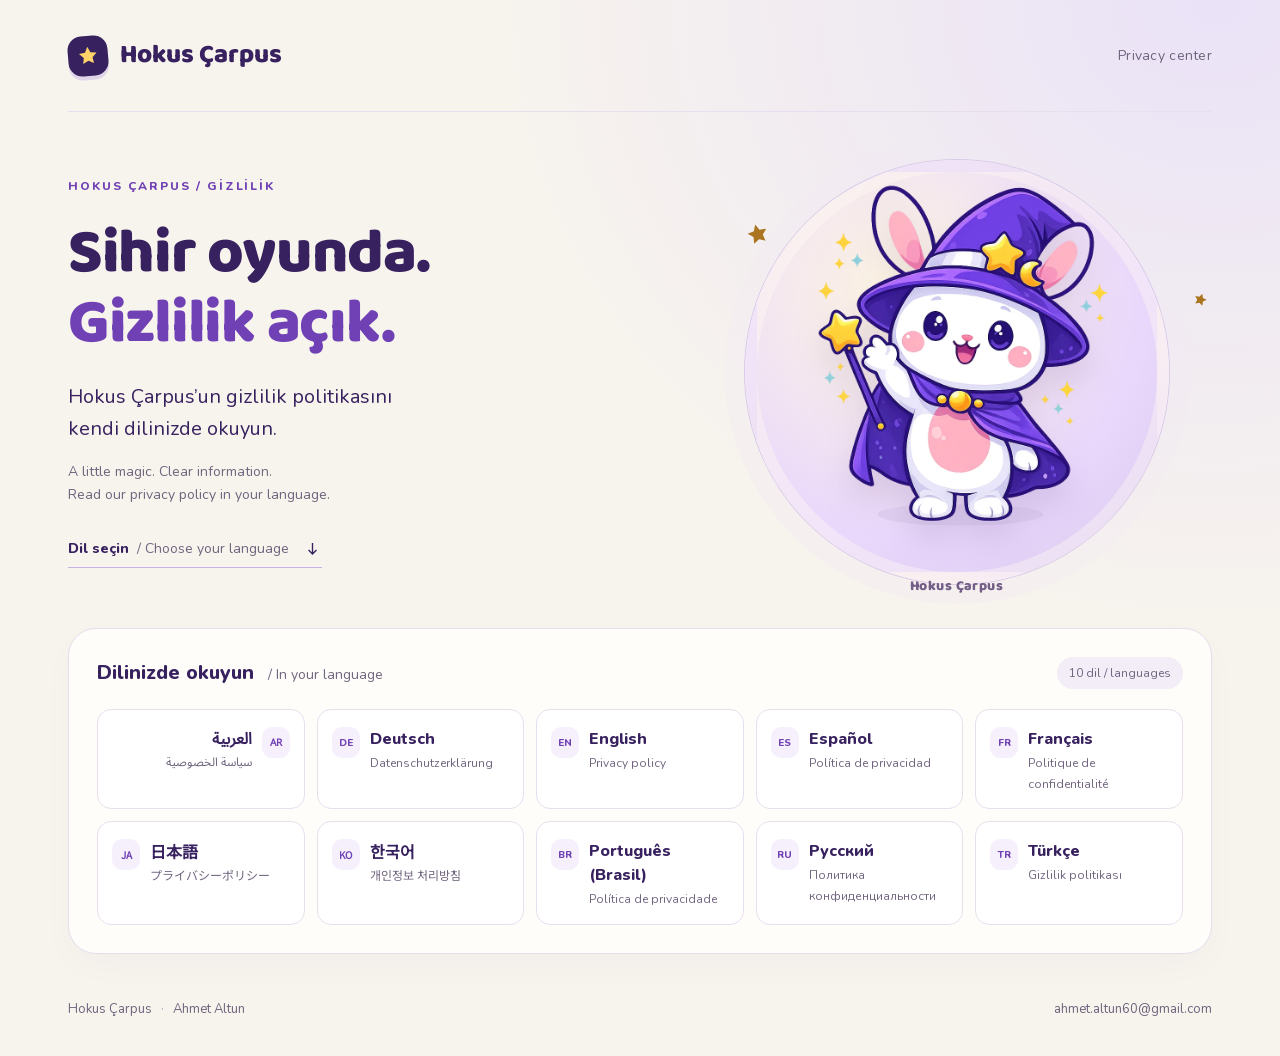
<file: index.html>
<!doctype html>
<html lang="tr" dir="ltr">
<head>
  <meta charset="utf-8">
  <meta name="viewport" content="width=device-width,initial-scale=1">
  <meta name="theme-color" content="#37215f">
  <title>Hokus Çarpus — Gizlilik / Privacy</title>
  <link rel="icon" href="assets/hokus.png" type="image/png">
  <link rel="stylesheet" href="assets/site.css">
</head>
<body>

<div class="site-shell">
  <header class="site-header"><a class="brand" href="index.html" lang="tr"><span class="brand-mark"><svg viewBox="0 0 24 24" fill="currentColor" aria-hidden="true"><path d="m12 2 2.9 6.1 6.7.9-4.8 4.7 1.1 6.6-5.9-3.1-5.9 3.1 1.1-6.6L2.4 9l6.7-.9Z"/></svg></span><span>Hokus Çarpus</span></a><span class="header-note" lang="en">Privacy center</span></header>
  <main id="main">
    <div class="hub-hero">
      <div class="hero-copy">
        <p class="eyebrow">HOKUS ÇARPUS / GİZLİLİK</p>
        <h1>Sihir oyunda.<br><span>Gizlilik açık.</span></h1>
        <p class="hero-description">Hokus Çarpus’un gizlilik politikasını<br class="desktop-break"> kendi dilinizde okuyun.</p>
        <p class="hero-translation" lang="en">A little magic. Clear information.<br>Read our privacy policy in your language.</p>
        <a class="hero-link" href="#languages">Dil seçin <span lang="en">/ Choose your language</span><svg viewBox="0 0 24 24" fill="none" stroke="currentColor" stroke-width="1.7" aria-hidden="true"><path d="M5 12h14m-5-5 5 5-5 5"/></svg></a>
      </div>
      <div class="hero-art" aria-hidden="true">
        <div class="magic-orbit"></div><span class="spark spark-one"><svg viewBox="0 0 24 24" fill="currentColor" aria-hidden="true"><path d="m12 2 2.9 6.1 6.7.9-4.8 4.7 1.1 6.6-5.9-3.1-5.9 3.1 1.1-6.6L2.4 9l6.7-.9Z"/></svg></span><span class="spark spark-two"><svg viewBox="0 0 24 24" fill="currentColor" aria-hidden="true"><path d="m12 2 2.9 6.1 6.7.9-4.8 4.7 1.1 6.6-5.9-3.1-5.9 3.1 1.1-6.6L2.4 9l6.7-.9Z"/></svg></span>
        <img src="assets/hokus.png" alt="" width="1024" height="1024" fetchpriority="high">
        <span class="art-caption">Hokus Çarpus</span>
      </div>
    </div>
    <div class="language-panel" id="languages">
      <div class="panel-heading"><h2>Dilinizde okuyun <span lang="en">/ In your language</span></h2><span class="language-count">10 dil <span lang="en">/ languages</span></span></div>
      <nav class="language-grid" aria-label="Gizlilik politikası dili / Privacy policy language">
    <a class="language-card" href="ar.html" lang="ar" dir="rtl">
      <span class="language-code" aria-hidden="true">AR</span>
      <span class="language-copy"><span class="language-name">العربية</span><span class="language-policy">سياسة الخصوصية</span></span>
      <span class="card-arrow"><svg viewBox="0 0 24 24" fill="none" stroke="currentColor" stroke-width="1.7" aria-hidden="true"><path d="M5 12h14m-5-5 5 5-5 5"/></svg></span>
    </a>
    <a class="language-card" href="de.html" lang="de" dir="ltr">
      <span class="language-code" aria-hidden="true">DE</span>
      <span class="language-copy"><span class="language-name">Deutsch</span><span class="language-policy">Datenschutzerklärung</span></span>
      <span class="card-arrow"><svg viewBox="0 0 24 24" fill="none" stroke="currentColor" stroke-width="1.7" aria-hidden="true"><path d="M5 12h14m-5-5 5 5-5 5"/></svg></span>
    </a>
    <a class="language-card" href="en.html" lang="en" dir="ltr">
      <span class="language-code" aria-hidden="true">EN</span>
      <span class="language-copy"><span class="language-name">English</span><span class="language-policy">Privacy policy</span></span>
      <span class="card-arrow"><svg viewBox="0 0 24 24" fill="none" stroke="currentColor" stroke-width="1.7" aria-hidden="true"><path d="M5 12h14m-5-5 5 5-5 5"/></svg></span>
    </a>
    <a class="language-card" href="es.html" lang="es" dir="ltr">
      <span class="language-code" aria-hidden="true">ES</span>
      <span class="language-copy"><span class="language-name">Español</span><span class="language-policy">Política de privacidad</span></span>
      <span class="card-arrow"><svg viewBox="0 0 24 24" fill="none" stroke="currentColor" stroke-width="1.7" aria-hidden="true"><path d="M5 12h14m-5-5 5 5-5 5"/></svg></span>
    </a>
    <a class="language-card" href="fr.html" lang="fr" dir="ltr">
      <span class="language-code" aria-hidden="true">FR</span>
      <span class="language-copy"><span class="language-name">Français</span><span class="language-policy">Politique de confidentialité</span></span>
      <span class="card-arrow"><svg viewBox="0 0 24 24" fill="none" stroke="currentColor" stroke-width="1.7" aria-hidden="true"><path d="M5 12h14m-5-5 5 5-5 5"/></svg></span>
    </a>
    <a class="language-card" href="ja.html" lang="ja" dir="ltr">
      <span class="language-code" aria-hidden="true">JA</span>
      <span class="language-copy"><span class="language-name">日本語</span><span class="language-policy">プライバシーポリシー</span></span>
      <span class="card-arrow"><svg viewBox="0 0 24 24" fill="none" stroke="currentColor" stroke-width="1.7" aria-hidden="true"><path d="M5 12h14m-5-5 5 5-5 5"/></svg></span>
    </a>
    <a class="language-card" href="ko.html" lang="ko" dir="ltr">
      <span class="language-code" aria-hidden="true">KO</span>
      <span class="language-copy"><span class="language-name">한국어</span><span class="language-policy">개인정보 처리방침</span></span>
      <span class="card-arrow"><svg viewBox="0 0 24 24" fill="none" stroke="currentColor" stroke-width="1.7" aria-hidden="true"><path d="M5 12h14m-5-5 5 5-5 5"/></svg></span>
    </a>
    <a class="language-card" href="pt.html" lang="pt" dir="ltr">
      <span class="language-code" aria-hidden="true">BR</span>
      <span class="language-copy"><span class="language-name">Português (Brasil)</span><span class="language-policy">Política de privacidade</span></span>
      <span class="card-arrow"><svg viewBox="0 0 24 24" fill="none" stroke="currentColor" stroke-width="1.7" aria-hidden="true"><path d="M5 12h14m-5-5 5 5-5 5"/></svg></span>
    </a>
    <a class="language-card" href="ru.html" lang="ru" dir="ltr">
      <span class="language-code" aria-hidden="true">RU</span>
      <span class="language-copy"><span class="language-name">Русский</span><span class="language-policy">Политика конфиденциальности</span></span>
      <span class="card-arrow"><svg viewBox="0 0 24 24" fill="none" stroke="currentColor" stroke-width="1.7" aria-hidden="true"><path d="M5 12h14m-5-5 5 5-5 5"/></svg></span>
    </a>
    <a class="language-card" href="tr.html" lang="tr" dir="ltr">
      <span class="language-code" aria-hidden="true">TR</span>
      <span class="language-copy"><span class="language-name">Türkçe</span><span class="language-policy">Gizlilik politikası</span></span>
      <span class="card-arrow"><svg viewBox="0 0 24 24" fill="none" stroke="currentColor" stroke-width="1.7" aria-hidden="true"><path d="M5 12h14m-5-5 5 5-5 5"/></svg></span>
    </a>
      </nav>
    </div>
  </main>
  <footer class="site-footer">
  <span class="footer-brand">Hokus Çarpus <span>·</span> Ahmet Altun</span>
  <a href="mailto:ahmet.altun60@gmail.com" dir="ltr">ahmet.altun60@gmail.com</a>
</footer>
</div>
</body>
</html>
</file>
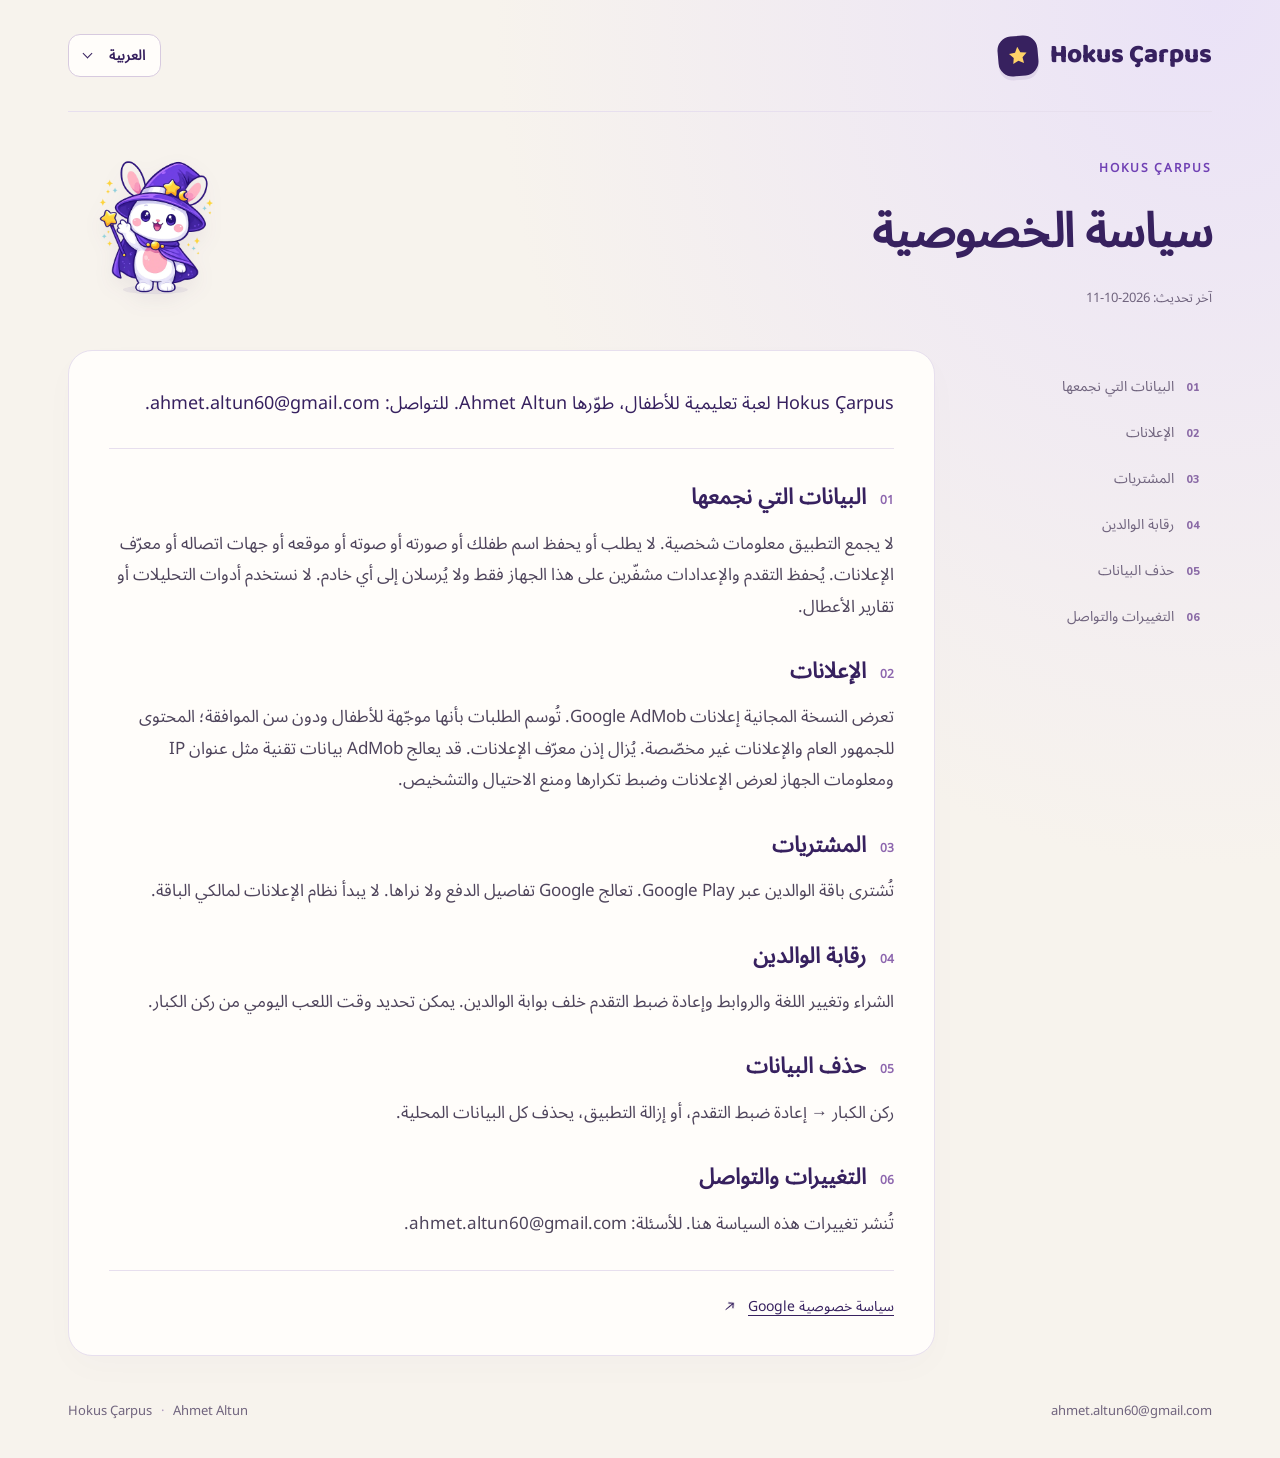
<file: ar.html>
<!doctype html>
<html lang="ar" dir="rtl">
<head>
  <meta charset="utf-8">
  <meta name="viewport" content="width=device-width,initial-scale=1">
  <meta name="theme-color" content="#37215f">
  <title>Hokus Çarpus — سياسة الخصوصية</title>
  <link rel="icon" href="assets/hokus.png" type="image/png">
  <link rel="stylesheet" href="assets/site.css">
</head>
<body>

<div class="site-shell policy-shell">
  <header class="site-header"><a class="brand" href="index.html" lang="tr"><span class="brand-mark"><svg viewBox="0 0 24 24" fill="currentColor" aria-hidden="true"><path d="m12 2 2.9 6.1 6.7.9-4.8 4.7 1.1 6.6-5.9-3.1-5.9 3.1 1.1-6.6L2.4 9l6.7-.9Z"/></svg></span><span>Hokus Çarpus</span></a>
    <details class="language-picker"><summary><span lang="ar">العربية</span><span class="picker-chevron" aria-hidden="true"></span></summary>
      <nav aria-label="سياسة الخصوصية"><a href="ar.html" lang="ar" dir="rtl" aria-current="page">العربية</a>
<a href="de.html" lang="de" dir="ltr">Deutsch</a>
<a href="en.html" lang="en" dir="ltr">English</a>
<a href="es.html" lang="es" dir="ltr">Español</a>
<a href="fr.html" lang="fr" dir="ltr">Français</a>
<a href="ja.html" lang="ja" dir="ltr">日本語</a>
<a href="ko.html" lang="ko" dir="ltr">한국어</a>
<a href="pt.html" lang="pt" dir="ltr">Português (Brasil)</a>
<a href="ru.html" lang="ru" dir="ltr">Русский</a>
<a href="tr.html" lang="tr" dir="ltr">Türkçe</a></nav>
    </details>
  </header>
  <main id="main">
    <div class="policy-hero">
      <div><p class="eyebrow">HOKUS ÇARPUS</p><h1>سياسة الخصوصية</h1><p class="updated">آخر تحديث: 2026-10-11</p></div>
      <img src="assets/hokus.png" alt="" width="1024" height="1024" aria-hidden="true">
    </div>
    <div class="policy-layout">
      <aside class="policy-sidebar"><nav aria-label="سياسة الخصوصية"><a href="#topic-1"><span aria-hidden="true">01</span>البيانات التي نجمعها</a>
<a href="#topic-2"><span aria-hidden="true">02</span>الإعلانات</a>
<a href="#topic-3"><span aria-hidden="true">03</span>المشتريات</a>
<a href="#topic-4"><span aria-hidden="true">04</span>رقابة الوالدين</a>
<a href="#topic-5"><span aria-hidden="true">05</span>حذف البيانات</a>
<a href="#topic-6"><span aria-hidden="true">06</span>التغييرات والتواصل</a></nav></aside>
      <article class="policy-paper" aria-label="سياسة الخصوصية">
        <p class="policy-intro">Hokus Çarpus لعبة تعليمية للأطفال، طوّرها Ahmet Altun. للتواصل: ahmet.altun60@gmail.com.</p>
        <section>
  <h2 id="topic-1"><span class="section-number" aria-hidden="true">01</span>البيانات التي نجمعها</h2>
  <p>لا يجمع التطبيق معلومات شخصية. لا يطلب أو يحفظ اسم طفلك أو صورته أو صوته أو موقعه أو جهات اتصاله أو معرّف الإعلانات. يُحفظ التقدم والإعدادات مشفّرين على هذا الجهاز فقط ولا يُرسلان إلى أي خادم. لا نستخدم أدوات التحليلات أو تقارير الأعطال.</p>
</section>
<section>
  <h2 id="topic-2"><span class="section-number" aria-hidden="true">02</span>الإعلانات</h2>
  <p>تعرض النسخة المجانية إعلانات Google AdMob. تُوسم الطلبات بأنها موجّهة للأطفال ودون سن الموافقة؛ المحتوى للجمهور العام والإعلانات غير مخصّصة. يُزال إذن معرّف الإعلانات. قد يعالج AdMob بيانات تقنية مثل عنوان IP ومعلومات الجهاز لعرض الإعلانات وضبط تكرارها ومنع الاحتيال والتشخيص.</p>
</section>
<section>
  <h2 id="topic-3"><span class="section-number" aria-hidden="true">03</span>المشتريات</h2>
  <p>تُشترى باقة الوالدين عبر Google Play. تعالج Google تفاصيل الدفع ولا نراها. لا يبدأ نظام الإعلانات لمالكي الباقة.</p>
</section>
<section>
  <h2 id="topic-4"><span class="section-number" aria-hidden="true">04</span>رقابة الوالدين</h2>
  <p>الشراء وتغيير اللغة والروابط وإعادة ضبط التقدم خلف بوابة الوالدين. يمكن تحديد وقت اللعب اليومي من ركن الكبار.</p>
</section>
<section>
  <h2 id="topic-5"><span class="section-number" aria-hidden="true">05</span>حذف البيانات</h2>
  <p>ركن الكبار → إعادة ضبط التقدم، أو إزالة التطبيق، يحذف كل البيانات المحلية.</p>
</section>
<section>
  <h2 id="topic-6"><span class="section-number" aria-hidden="true">06</span>التغييرات والتواصل</h2>
  <p>تُنشر تغييرات هذه السياسة هنا. للأسئلة: ahmet.altun60@gmail.com.</p>
</section>
        <div class="google-link"><a href="https://policies.google.com/privacy">سياسة خصوصية Google<svg viewBox="0 0 24 24" fill="none" stroke="currentColor" stroke-width="1.7" aria-hidden="true"><path d="M5 12h14m-5-5 5 5-5 5"/></svg></a></div>
      </article>
    </div>
  </main>
  <footer class="site-footer">
  <span class="footer-brand">Hokus Çarpus <span>·</span> Ahmet Altun</span>
  <a href="mailto:ahmet.altun60@gmail.com" dir="ltr">ahmet.altun60@gmail.com</a>
</footer>
</div>
</body>
</html>
</file>
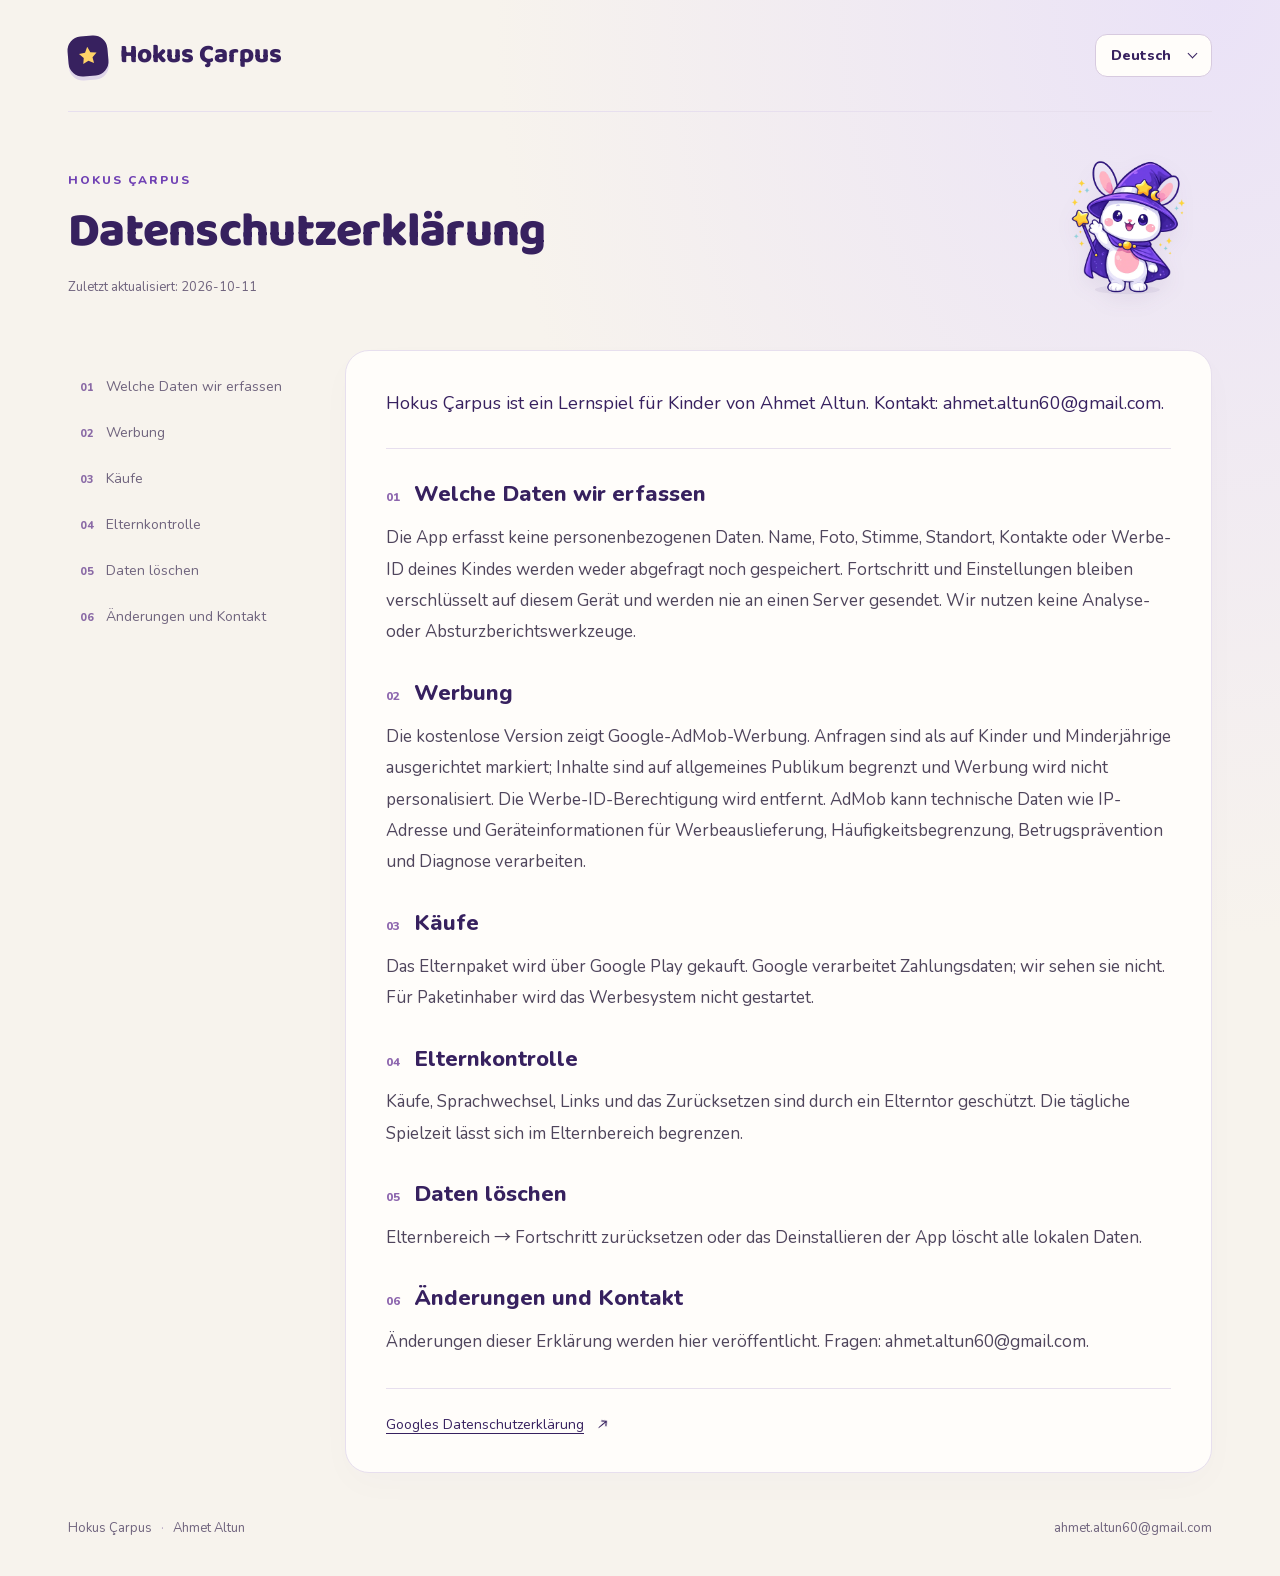
<file: de.html>
<!doctype html>
<html lang="de" dir="ltr">
<head>
  <meta charset="utf-8">
  <meta name="viewport" content="width=device-width,initial-scale=1">
  <meta name="theme-color" content="#37215f">
  <title>Hokus Çarpus — Datenschutzerklärung</title>
  <link rel="icon" href="assets/hokus.png" type="image/png">
  <link rel="stylesheet" href="assets/site.css">
</head>
<body>

<div class="site-shell policy-shell">
  <header class="site-header"><a class="brand" href="index.html" lang="tr"><span class="brand-mark"><svg viewBox="0 0 24 24" fill="currentColor" aria-hidden="true"><path d="m12 2 2.9 6.1 6.7.9-4.8 4.7 1.1 6.6-5.9-3.1-5.9 3.1 1.1-6.6L2.4 9l6.7-.9Z"/></svg></span><span>Hokus Çarpus</span></a>
    <details class="language-picker"><summary><span lang="de">Deutsch</span><span class="picker-chevron" aria-hidden="true"></span></summary>
      <nav aria-label="Datenschutzerklärung"><a href="ar.html" lang="ar" dir="rtl">العربية</a>
<a href="de.html" lang="de" dir="ltr" aria-current="page">Deutsch</a>
<a href="en.html" lang="en" dir="ltr">English</a>
<a href="es.html" lang="es" dir="ltr">Español</a>
<a href="fr.html" lang="fr" dir="ltr">Français</a>
<a href="ja.html" lang="ja" dir="ltr">日本語</a>
<a href="ko.html" lang="ko" dir="ltr">한국어</a>
<a href="pt.html" lang="pt" dir="ltr">Português (Brasil)</a>
<a href="ru.html" lang="ru" dir="ltr">Русский</a>
<a href="tr.html" lang="tr" dir="ltr">Türkçe</a></nav>
    </details>
  </header>
  <main id="main">
    <div class="policy-hero">
      <div><p class="eyebrow">HOKUS ÇARPUS</p><h1>Datenschutzerklärung</h1><p class="updated">Zuletzt aktualisiert: 2026-10-11</p></div>
      <img src="assets/hokus.png" alt="" width="1024" height="1024" aria-hidden="true">
    </div>
    <div class="policy-layout">
      <aside class="policy-sidebar"><nav aria-label="Datenschutzerklärung"><a href="#topic-1"><span aria-hidden="true">01</span>Welche Daten wir erfassen</a>
<a href="#topic-2"><span aria-hidden="true">02</span>Werbung</a>
<a href="#topic-3"><span aria-hidden="true">03</span>Käufe</a>
<a href="#topic-4"><span aria-hidden="true">04</span>Elternkontrolle</a>
<a href="#topic-5"><span aria-hidden="true">05</span>Daten löschen</a>
<a href="#topic-6"><span aria-hidden="true">06</span>Änderungen und Kontakt</a></nav></aside>
      <article class="policy-paper" aria-label="Datenschutzerklärung">
        <p class="policy-intro">Hokus Çarpus ist ein Lernspiel für Kinder von Ahmet Altun. Kontakt: ahmet.altun60@gmail.com.</p>
        <section>
  <h2 id="topic-1"><span class="section-number" aria-hidden="true">01</span>Welche Daten wir erfassen</h2>
  <p>Die App erfasst keine personenbezogenen Daten. Name, Foto, Stimme, Standort, Kontakte oder Werbe-ID deines Kindes werden weder abgefragt noch gespeichert. Fortschritt und Einstellungen bleiben verschlüsselt auf diesem Gerät und werden nie an einen Server gesendet. Wir nutzen keine Analyse- oder Absturzberichtswerkzeuge.</p>
</section>
<section>
  <h2 id="topic-2"><span class="section-number" aria-hidden="true">02</span>Werbung</h2>
  <p>Die kostenlose Version zeigt Google-AdMob-Werbung. Anfragen sind als auf Kinder und Minderjährige ausgerichtet markiert; Inhalte sind auf allgemeines Publikum begrenzt und Werbung wird nicht personalisiert. Die Werbe-ID-Berechtigung wird entfernt. AdMob kann technische Daten wie IP-Adresse und Geräteinformationen für Werbeauslieferung, Häufigkeitsbegrenzung, Betrugsprävention und Diagnose verarbeiten.</p>
</section>
<section>
  <h2 id="topic-3"><span class="section-number" aria-hidden="true">03</span>Käufe</h2>
  <p>Das Elternpaket wird über Google Play gekauft. Google verarbeitet Zahlungsdaten; wir sehen sie nicht. Für Paketinhaber wird das Werbesystem nicht gestartet.</p>
</section>
<section>
  <h2 id="topic-4"><span class="section-number" aria-hidden="true">04</span>Elternkontrolle</h2>
  <p>Käufe, Sprachwechsel, Links und das Zurücksetzen sind durch ein Elterntor geschützt. Die tägliche Spielzeit lässt sich im Elternbereich begrenzen.</p>
</section>
<section>
  <h2 id="topic-5"><span class="section-number" aria-hidden="true">05</span>Daten löschen</h2>
  <p>Elternbereich → Fortschritt zurücksetzen oder das Deinstallieren der App löscht alle lokalen Daten.</p>
</section>
<section>
  <h2 id="topic-6"><span class="section-number" aria-hidden="true">06</span>Änderungen und Kontakt</h2>
  <p>Änderungen dieser Erklärung werden hier veröffentlicht. Fragen: ahmet.altun60@gmail.com.</p>
</section>
        <div class="google-link"><a href="https://policies.google.com/privacy">Googles Datenschutzerklärung<svg viewBox="0 0 24 24" fill="none" stroke="currentColor" stroke-width="1.7" aria-hidden="true"><path d="M5 12h14m-5-5 5 5-5 5"/></svg></a></div>
      </article>
    </div>
  </main>
  <footer class="site-footer">
  <span class="footer-brand">Hokus Çarpus <span>·</span> Ahmet Altun</span>
  <a href="mailto:ahmet.altun60@gmail.com" dir="ltr">ahmet.altun60@gmail.com</a>
</footer>
</div>
</body>
</html>
</file>
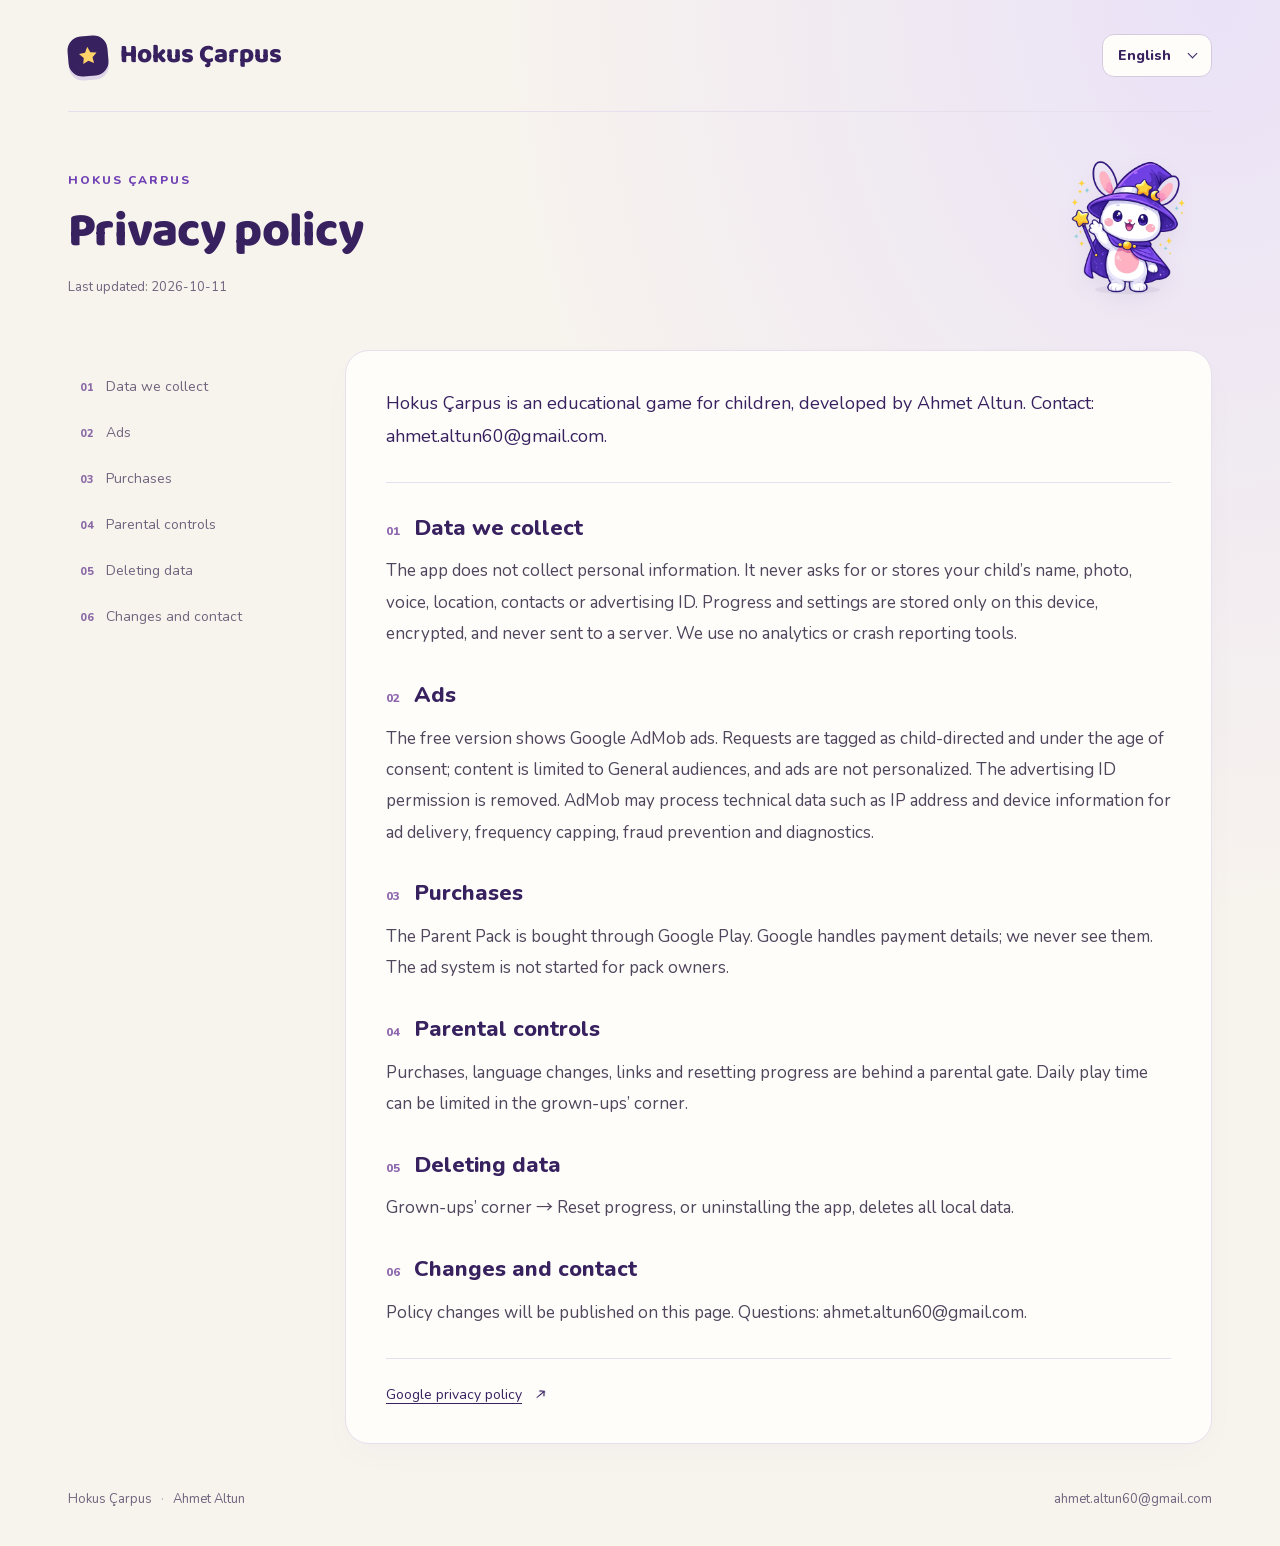
<file: en.html>
<!doctype html>
<html lang="en" dir="ltr">
<head>
  <meta charset="utf-8">
  <meta name="viewport" content="width=device-width,initial-scale=1">
  <meta name="theme-color" content="#37215f">
  <title>Hokus Çarpus — Privacy policy</title>
  <link rel="icon" href="assets/hokus.png" type="image/png">
  <link rel="stylesheet" href="assets/site.css">
</head>
<body>

<div class="site-shell policy-shell">
  <header class="site-header"><a class="brand" href="index.html" lang="tr"><span class="brand-mark"><svg viewBox="0 0 24 24" fill="currentColor" aria-hidden="true"><path d="m12 2 2.9 6.1 6.7.9-4.8 4.7 1.1 6.6-5.9-3.1-5.9 3.1 1.1-6.6L2.4 9l6.7-.9Z"/></svg></span><span>Hokus Çarpus</span></a>
    <details class="language-picker"><summary><span lang="en">English</span><span class="picker-chevron" aria-hidden="true"></span></summary>
      <nav aria-label="Privacy policy"><a href="ar.html" lang="ar" dir="rtl">العربية</a>
<a href="de.html" lang="de" dir="ltr">Deutsch</a>
<a href="en.html" lang="en" dir="ltr" aria-current="page">English</a>
<a href="es.html" lang="es" dir="ltr">Español</a>
<a href="fr.html" lang="fr" dir="ltr">Français</a>
<a href="ja.html" lang="ja" dir="ltr">日本語</a>
<a href="ko.html" lang="ko" dir="ltr">한국어</a>
<a href="pt.html" lang="pt" dir="ltr">Português (Brasil)</a>
<a href="ru.html" lang="ru" dir="ltr">Русский</a>
<a href="tr.html" lang="tr" dir="ltr">Türkçe</a></nav>
    </details>
  </header>
  <main id="main">
    <div class="policy-hero">
      <div><p class="eyebrow">HOKUS ÇARPUS</p><h1>Privacy policy</h1><p class="updated">Last updated: 2026-10-11</p></div>
      <img src="assets/hokus.png" alt="" width="1024" height="1024" aria-hidden="true">
    </div>
    <div class="policy-layout">
      <aside class="policy-sidebar"><nav aria-label="Privacy policy"><a href="#topic-1"><span aria-hidden="true">01</span>Data we collect</a>
<a href="#topic-2"><span aria-hidden="true">02</span>Ads</a>
<a href="#topic-3"><span aria-hidden="true">03</span>Purchases</a>
<a href="#topic-4"><span aria-hidden="true">04</span>Parental controls</a>
<a href="#topic-5"><span aria-hidden="true">05</span>Deleting data</a>
<a href="#topic-6"><span aria-hidden="true">06</span>Changes and contact</a></nav></aside>
      <article class="policy-paper" aria-label="Privacy policy">
        <p class="policy-intro">Hokus Çarpus is an educational game for children, developed by Ahmet Altun. Contact: ahmet.altun60@gmail.com.</p>
        <section>
  <h2 id="topic-1"><span class="section-number" aria-hidden="true">01</span>Data we collect</h2>
  <p>The app does not collect personal information. It never asks for or stores your child’s name, photo, voice, location, contacts or advertising ID. Progress and settings are stored only on this device, encrypted, and never sent to a server. We use no analytics or crash reporting tools.</p>
</section>
<section>
  <h2 id="topic-2"><span class="section-number" aria-hidden="true">02</span>Ads</h2>
  <p>The free version shows Google AdMob ads. Requests are tagged as child-directed and under the age of consent; content is limited to General audiences, and ads are not personalized. The advertising ID permission is removed. AdMob may process technical data such as IP address and device information for ad delivery, frequency capping, fraud prevention and diagnostics.</p>
</section>
<section>
  <h2 id="topic-3"><span class="section-number" aria-hidden="true">03</span>Purchases</h2>
  <p>The Parent Pack is bought through Google Play. Google handles payment details; we never see them. The ad system is not started for pack owners.</p>
</section>
<section>
  <h2 id="topic-4"><span class="section-number" aria-hidden="true">04</span>Parental controls</h2>
  <p>Purchases, language changes, links and resetting progress are behind a parental gate. Daily play time can be limited in the grown-ups’ corner.</p>
</section>
<section>
  <h2 id="topic-5"><span class="section-number" aria-hidden="true">05</span>Deleting data</h2>
  <p>Grown-ups’ corner → Reset progress, or uninstalling the app, deletes all local data.</p>
</section>
<section>
  <h2 id="topic-6"><span class="section-number" aria-hidden="true">06</span>Changes and contact</h2>
  <p>Policy changes will be published on this page. Questions: ahmet.altun60@gmail.com.</p>
</section>
        <div class="google-link"><a href="https://policies.google.com/privacy">Google privacy policy<svg viewBox="0 0 24 24" fill="none" stroke="currentColor" stroke-width="1.7" aria-hidden="true"><path d="M5 12h14m-5-5 5 5-5 5"/></svg></a></div>
      </article>
    </div>
  </main>
  <footer class="site-footer">
  <span class="footer-brand">Hokus Çarpus <span>·</span> Ahmet Altun</span>
  <a href="mailto:ahmet.altun60@gmail.com" dir="ltr">ahmet.altun60@gmail.com</a>
</footer>
</div>
</body>
</html>
</file>
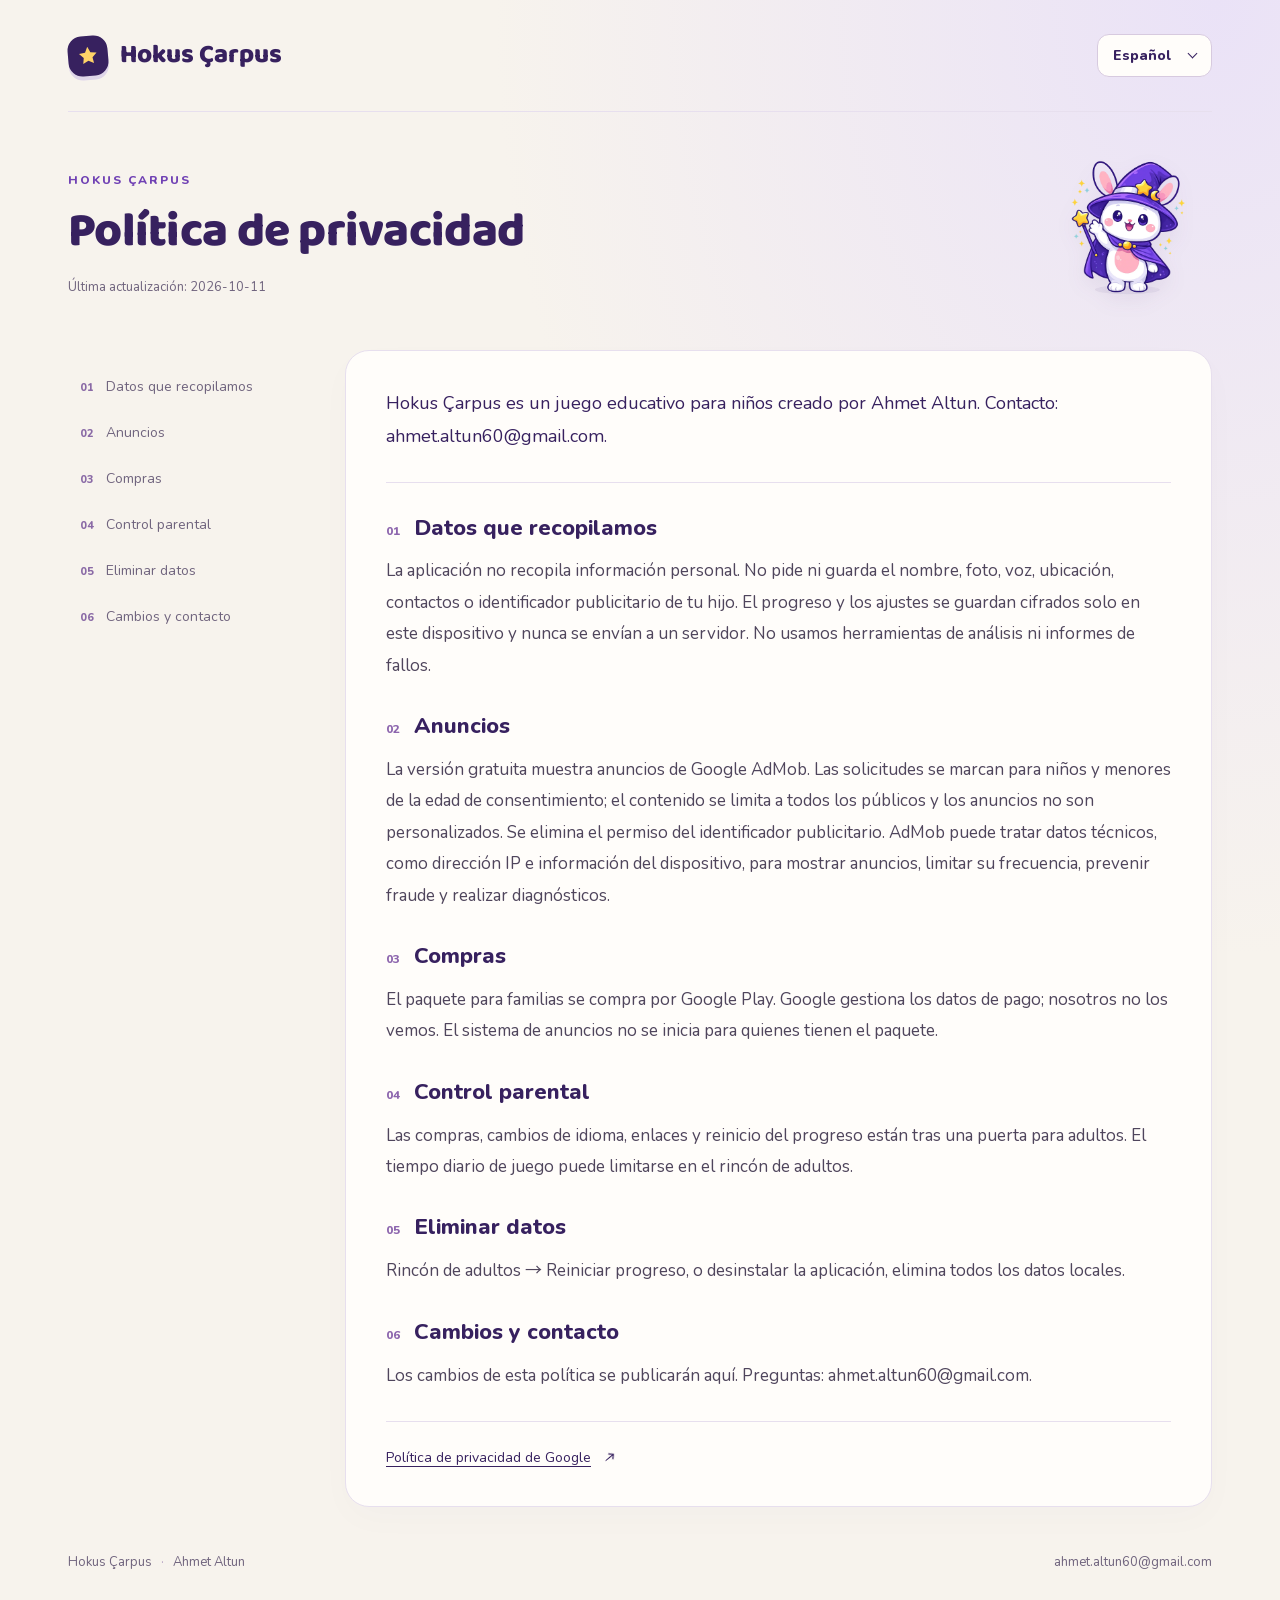
<file: es.html>
<!doctype html>
<html lang="es" dir="ltr">
<head>
  <meta charset="utf-8">
  <meta name="viewport" content="width=device-width,initial-scale=1">
  <meta name="theme-color" content="#37215f">
  <title>Hokus Çarpus — Política de privacidad</title>
  <link rel="icon" href="assets/hokus.png" type="image/png">
  <link rel="stylesheet" href="assets/site.css">
</head>
<body>

<div class="site-shell policy-shell">
  <header class="site-header"><a class="brand" href="index.html" lang="tr"><span class="brand-mark"><svg viewBox="0 0 24 24" fill="currentColor" aria-hidden="true"><path d="m12 2 2.9 6.1 6.7.9-4.8 4.7 1.1 6.6-5.9-3.1-5.9 3.1 1.1-6.6L2.4 9l6.7-.9Z"/></svg></span><span>Hokus Çarpus</span></a>
    <details class="language-picker"><summary><span lang="es">Español</span><span class="picker-chevron" aria-hidden="true"></span></summary>
      <nav aria-label="Política de privacidad"><a href="ar.html" lang="ar" dir="rtl">العربية</a>
<a href="de.html" lang="de" dir="ltr">Deutsch</a>
<a href="en.html" lang="en" dir="ltr">English</a>
<a href="es.html" lang="es" dir="ltr" aria-current="page">Español</a>
<a href="fr.html" lang="fr" dir="ltr">Français</a>
<a href="ja.html" lang="ja" dir="ltr">日本語</a>
<a href="ko.html" lang="ko" dir="ltr">한국어</a>
<a href="pt.html" lang="pt" dir="ltr">Português (Brasil)</a>
<a href="ru.html" lang="ru" dir="ltr">Русский</a>
<a href="tr.html" lang="tr" dir="ltr">Türkçe</a></nav>
    </details>
  </header>
  <main id="main">
    <div class="policy-hero">
      <div><p class="eyebrow">HOKUS ÇARPUS</p><h1>Política de privacidad</h1><p class="updated">Última actualización: 2026-10-11</p></div>
      <img src="assets/hokus.png" alt="" width="1024" height="1024" aria-hidden="true">
    </div>
    <div class="policy-layout">
      <aside class="policy-sidebar"><nav aria-label="Política de privacidad"><a href="#topic-1"><span aria-hidden="true">01</span>Datos que recopilamos</a>
<a href="#topic-2"><span aria-hidden="true">02</span>Anuncios</a>
<a href="#topic-3"><span aria-hidden="true">03</span>Compras</a>
<a href="#topic-4"><span aria-hidden="true">04</span>Control parental</a>
<a href="#topic-5"><span aria-hidden="true">05</span>Eliminar datos</a>
<a href="#topic-6"><span aria-hidden="true">06</span>Cambios y contacto</a></nav></aside>
      <article class="policy-paper" aria-label="Política de privacidad">
        <p class="policy-intro">Hokus Çarpus es un juego educativo para niños creado por Ahmet Altun. Contacto: ahmet.altun60@gmail.com.</p>
        <section>
  <h2 id="topic-1"><span class="section-number" aria-hidden="true">01</span>Datos que recopilamos</h2>
  <p>La aplicación no recopila información personal. No pide ni guarda el nombre, foto, voz, ubicación, contactos o identificador publicitario de tu hijo. El progreso y los ajustes se guardan cifrados solo en este dispositivo y nunca se envían a un servidor. No usamos herramientas de análisis ni informes de fallos.</p>
</section>
<section>
  <h2 id="topic-2"><span class="section-number" aria-hidden="true">02</span>Anuncios</h2>
  <p>La versión gratuita muestra anuncios de Google AdMob. Las solicitudes se marcan para niños y menores de la edad de consentimiento; el contenido se limita a todos los públicos y los anuncios no son personalizados. Se elimina el permiso del identificador publicitario. AdMob puede tratar datos técnicos, como dirección IP e información del dispositivo, para mostrar anuncios, limitar su frecuencia, prevenir fraude y realizar diagnósticos.</p>
</section>
<section>
  <h2 id="topic-3"><span class="section-number" aria-hidden="true">03</span>Compras</h2>
  <p>El paquete para familias se compra por Google Play. Google gestiona los datos de pago; nosotros no los vemos. El sistema de anuncios no se inicia para quienes tienen el paquete.</p>
</section>
<section>
  <h2 id="topic-4"><span class="section-number" aria-hidden="true">04</span>Control parental</h2>
  <p>Las compras, cambios de idioma, enlaces y reinicio del progreso están tras una puerta para adultos. El tiempo diario de juego puede limitarse en el rincón de adultos.</p>
</section>
<section>
  <h2 id="topic-5"><span class="section-number" aria-hidden="true">05</span>Eliminar datos</h2>
  <p>Rincón de adultos → Reiniciar progreso, o desinstalar la aplicación, elimina todos los datos locales.</p>
</section>
<section>
  <h2 id="topic-6"><span class="section-number" aria-hidden="true">06</span>Cambios y contacto</h2>
  <p>Los cambios de esta política se publicarán aquí. Preguntas: ahmet.altun60@gmail.com.</p>
</section>
        <div class="google-link"><a href="https://policies.google.com/privacy">Política de privacidad de Google<svg viewBox="0 0 24 24" fill="none" stroke="currentColor" stroke-width="1.7" aria-hidden="true"><path d="M5 12h14m-5-5 5 5-5 5"/></svg></a></div>
      </article>
    </div>
  </main>
  <footer class="site-footer">
  <span class="footer-brand">Hokus Çarpus <span>·</span> Ahmet Altun</span>
  <a href="mailto:ahmet.altun60@gmail.com" dir="ltr">ahmet.altun60@gmail.com</a>
</footer>
</div>
</body>
</html>
</file>
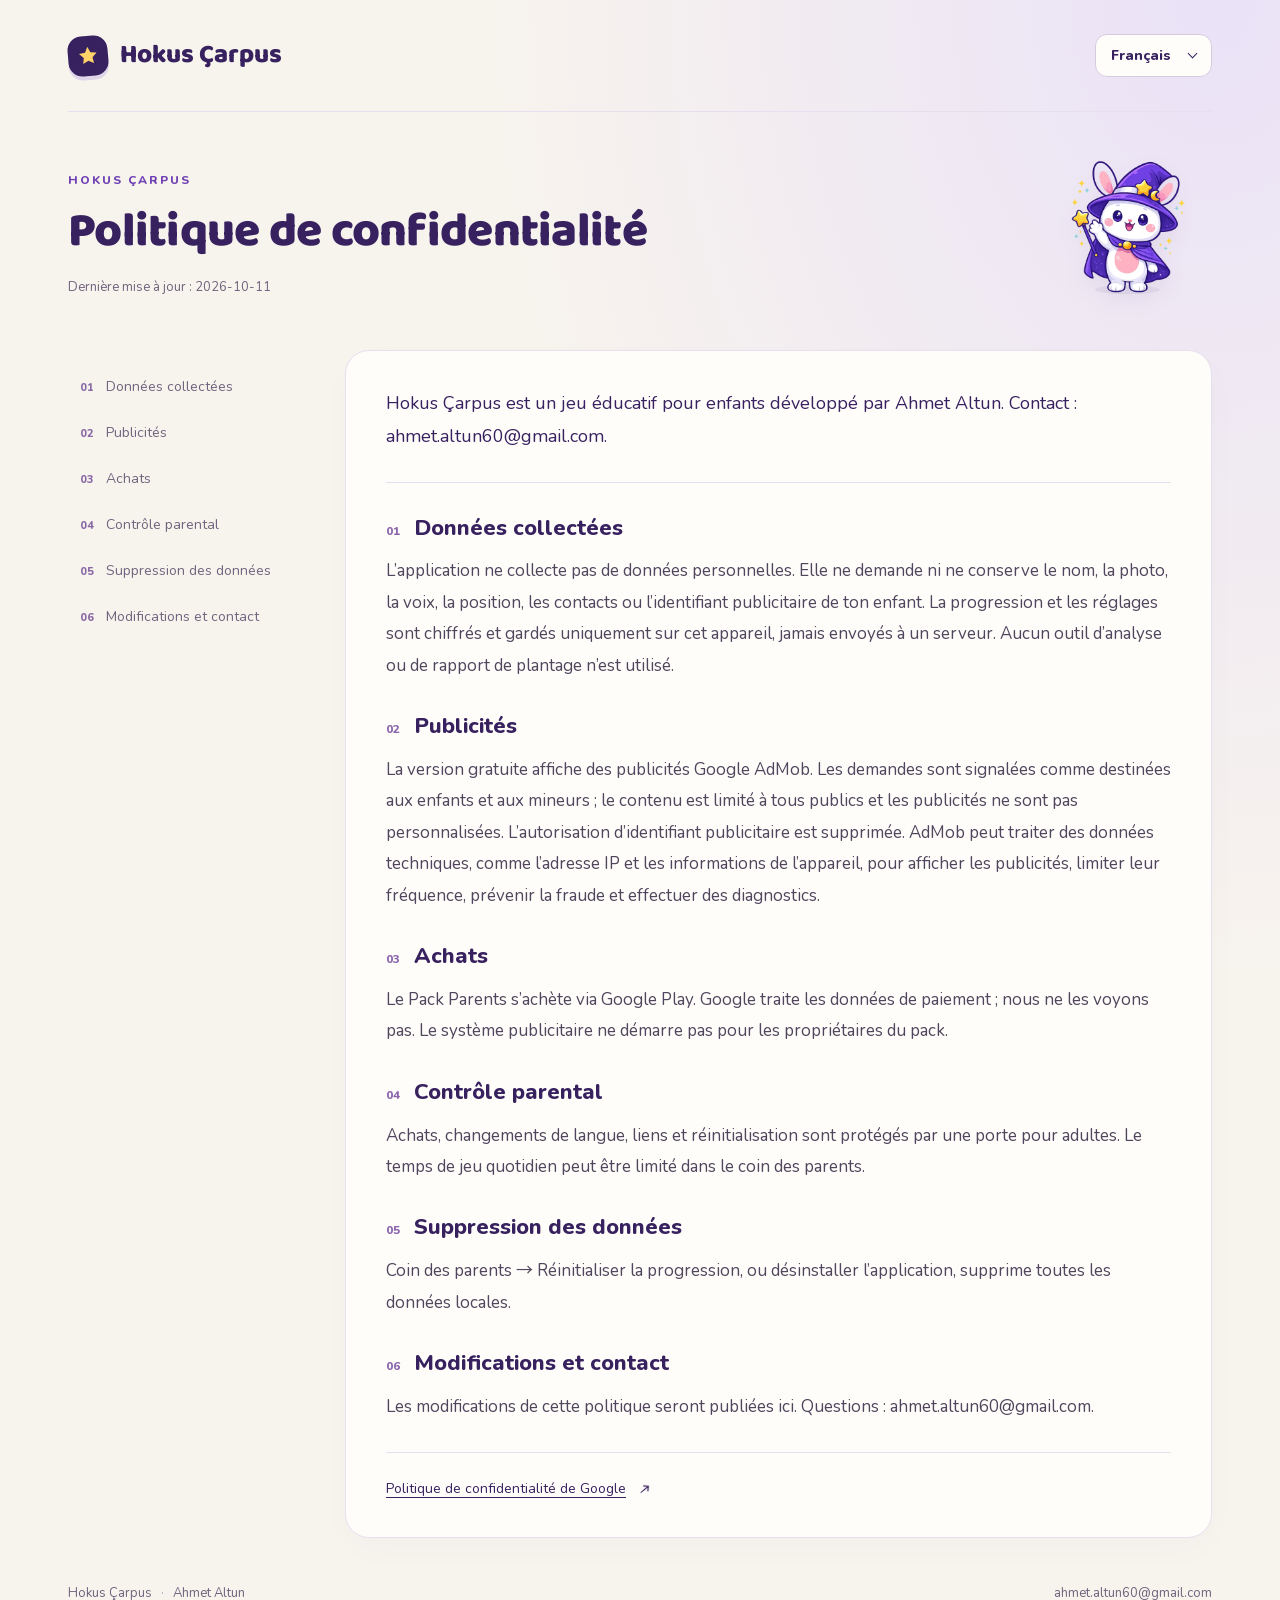
<file: fr.html>
<!doctype html>
<html lang="fr" dir="ltr">
<head>
  <meta charset="utf-8">
  <meta name="viewport" content="width=device-width,initial-scale=1">
  <meta name="theme-color" content="#37215f">
  <title>Hokus Çarpus — Politique de confidentialité</title>
  <link rel="icon" href="assets/hokus.png" type="image/png">
  <link rel="stylesheet" href="assets/site.css">
</head>
<body>

<div class="site-shell policy-shell">
  <header class="site-header"><a class="brand" href="index.html" lang="tr"><span class="brand-mark"><svg viewBox="0 0 24 24" fill="currentColor" aria-hidden="true"><path d="m12 2 2.9 6.1 6.7.9-4.8 4.7 1.1 6.6-5.9-3.1-5.9 3.1 1.1-6.6L2.4 9l6.7-.9Z"/></svg></span><span>Hokus Çarpus</span></a>
    <details class="language-picker"><summary><span lang="fr">Français</span><span class="picker-chevron" aria-hidden="true"></span></summary>
      <nav aria-label="Politique de confidentialité"><a href="ar.html" lang="ar" dir="rtl">العربية</a>
<a href="de.html" lang="de" dir="ltr">Deutsch</a>
<a href="en.html" lang="en" dir="ltr">English</a>
<a href="es.html" lang="es" dir="ltr">Español</a>
<a href="fr.html" lang="fr" dir="ltr" aria-current="page">Français</a>
<a href="ja.html" lang="ja" dir="ltr">日本語</a>
<a href="ko.html" lang="ko" dir="ltr">한국어</a>
<a href="pt.html" lang="pt" dir="ltr">Português (Brasil)</a>
<a href="ru.html" lang="ru" dir="ltr">Русский</a>
<a href="tr.html" lang="tr" dir="ltr">Türkçe</a></nav>
    </details>
  </header>
  <main id="main">
    <div class="policy-hero">
      <div><p class="eyebrow">HOKUS ÇARPUS</p><h1>Politique de confidentialité</h1><p class="updated">Dernière mise à jour : 2026-10-11</p></div>
      <img src="assets/hokus.png" alt="" width="1024" height="1024" aria-hidden="true">
    </div>
    <div class="policy-layout">
      <aside class="policy-sidebar"><nav aria-label="Politique de confidentialité"><a href="#topic-1"><span aria-hidden="true">01</span>Données collectées</a>
<a href="#topic-2"><span aria-hidden="true">02</span>Publicités</a>
<a href="#topic-3"><span aria-hidden="true">03</span>Achats</a>
<a href="#topic-4"><span aria-hidden="true">04</span>Contrôle parental</a>
<a href="#topic-5"><span aria-hidden="true">05</span>Suppression des données</a>
<a href="#topic-6"><span aria-hidden="true">06</span>Modifications et contact</a></nav></aside>
      <article class="policy-paper" aria-label="Politique de confidentialité">
        <p class="policy-intro">Hokus Çarpus est un jeu éducatif pour enfants développé par Ahmet Altun. Contact : ahmet.altun60@gmail.com.</p>
        <section>
  <h2 id="topic-1"><span class="section-number" aria-hidden="true">01</span>Données collectées</h2>
  <p>L’application ne collecte pas de données personnelles. Elle ne demande ni ne conserve le nom, la photo, la voix, la position, les contacts ou l’identifiant publicitaire de ton enfant. La progression et les réglages sont chiffrés et gardés uniquement sur cet appareil, jamais envoyés à un serveur. Aucun outil d’analyse ou de rapport de plantage n’est utilisé.</p>
</section>
<section>
  <h2 id="topic-2"><span class="section-number" aria-hidden="true">02</span>Publicités</h2>
  <p>La version gratuite affiche des publicités Google AdMob. Les demandes sont signalées comme destinées aux enfants et aux mineurs ; le contenu est limité à tous publics et les publicités ne sont pas personnalisées. L’autorisation d’identifiant publicitaire est supprimée. AdMob peut traiter des données techniques, comme l’adresse IP et les informations de l’appareil, pour afficher les publicités, limiter leur fréquence, prévenir la fraude et effectuer des diagnostics.</p>
</section>
<section>
  <h2 id="topic-3"><span class="section-number" aria-hidden="true">03</span>Achats</h2>
  <p>Le Pack Parents s’achète via Google Play. Google traite les données de paiement ; nous ne les voyons pas. Le système publicitaire ne démarre pas pour les propriétaires du pack.</p>
</section>
<section>
  <h2 id="topic-4"><span class="section-number" aria-hidden="true">04</span>Contrôle parental</h2>
  <p>Achats, changements de langue, liens et réinitialisation sont protégés par une porte pour adultes. Le temps de jeu quotidien peut être limité dans le coin des parents.</p>
</section>
<section>
  <h2 id="topic-5"><span class="section-number" aria-hidden="true">05</span>Suppression des données</h2>
  <p>Coin des parents → Réinitialiser la progression, ou désinstaller l’application, supprime toutes les données locales.</p>
</section>
<section>
  <h2 id="topic-6"><span class="section-number" aria-hidden="true">06</span>Modifications et contact</h2>
  <p>Les modifications de cette politique seront publiées ici. Questions : ahmet.altun60@gmail.com.</p>
</section>
        <div class="google-link"><a href="https://policies.google.com/privacy">Politique de confidentialité de Google<svg viewBox="0 0 24 24" fill="none" stroke="currentColor" stroke-width="1.7" aria-hidden="true"><path d="M5 12h14m-5-5 5 5-5 5"/></svg></a></div>
      </article>
    </div>
  </main>
  <footer class="site-footer">
  <span class="footer-brand">Hokus Çarpus <span>·</span> Ahmet Altun</span>
  <a href="mailto:ahmet.altun60@gmail.com" dir="ltr">ahmet.altun60@gmail.com</a>
</footer>
</div>
</body>
</html>
</file>
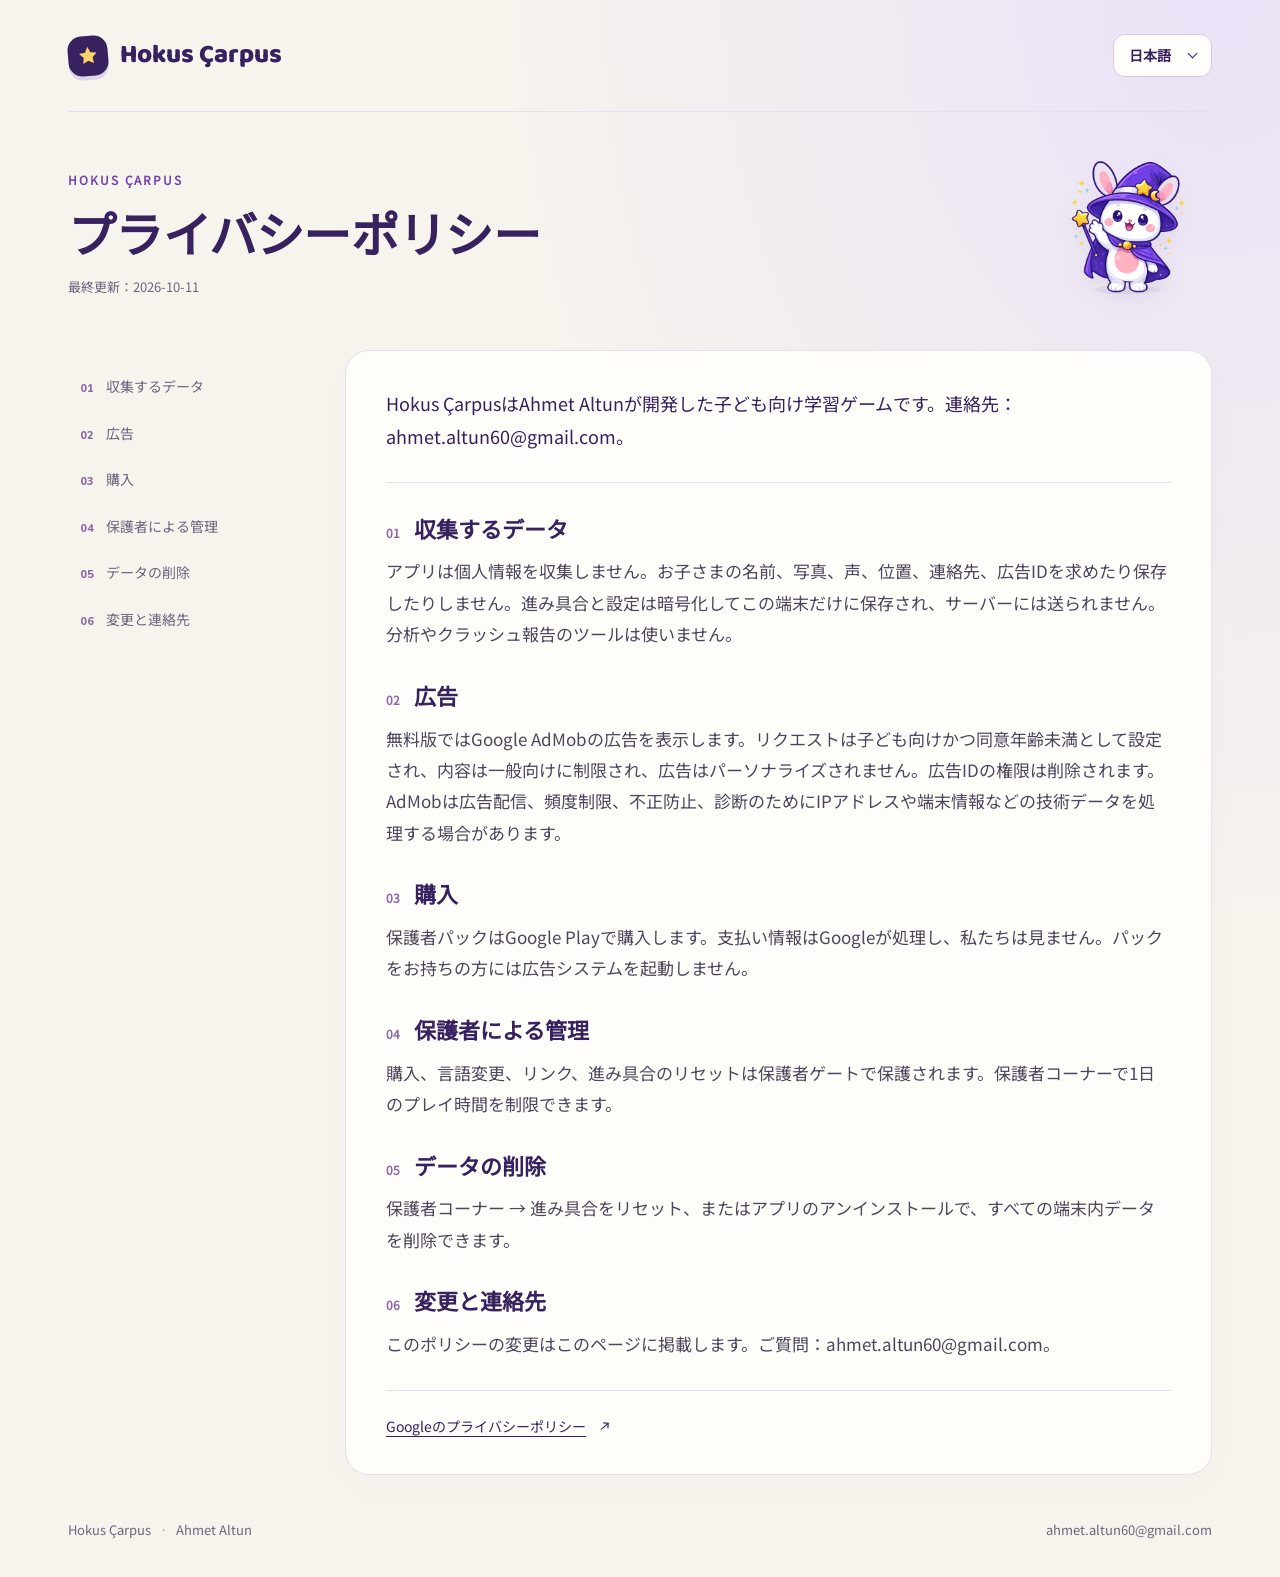
<file: ja.html>
<!doctype html>
<html lang="ja" dir="ltr">
<head>
  <meta charset="utf-8">
  <meta name="viewport" content="width=device-width,initial-scale=1">
  <meta name="theme-color" content="#37215f">
  <title>Hokus Çarpus — プライバシーポリシー</title>
  <link rel="icon" href="assets/hokus.png" type="image/png">
  <link rel="stylesheet" href="assets/site.css">
</head>
<body>

<div class="site-shell policy-shell">
  <header class="site-header"><a class="brand" href="index.html" lang="tr"><span class="brand-mark"><svg viewBox="0 0 24 24" fill="currentColor" aria-hidden="true"><path d="m12 2 2.9 6.1 6.7.9-4.8 4.7 1.1 6.6-5.9-3.1-5.9 3.1 1.1-6.6L2.4 9l6.7-.9Z"/></svg></span><span>Hokus Çarpus</span></a>
    <details class="language-picker"><summary><span lang="ja">日本語</span><span class="picker-chevron" aria-hidden="true"></span></summary>
      <nav aria-label="プライバシーポリシー"><a href="ar.html" lang="ar" dir="rtl">العربية</a>
<a href="de.html" lang="de" dir="ltr">Deutsch</a>
<a href="en.html" lang="en" dir="ltr">English</a>
<a href="es.html" lang="es" dir="ltr">Español</a>
<a href="fr.html" lang="fr" dir="ltr">Français</a>
<a href="ja.html" lang="ja" dir="ltr" aria-current="page">日本語</a>
<a href="ko.html" lang="ko" dir="ltr">한국어</a>
<a href="pt.html" lang="pt" dir="ltr">Português (Brasil)</a>
<a href="ru.html" lang="ru" dir="ltr">Русский</a>
<a href="tr.html" lang="tr" dir="ltr">Türkçe</a></nav>
    </details>
  </header>
  <main id="main">
    <div class="policy-hero">
      <div><p class="eyebrow">HOKUS ÇARPUS</p><h1>プライバシーポリシー</h1><p class="updated">最終更新：2026-10-11</p></div>
      <img src="assets/hokus.png" alt="" width="1024" height="1024" aria-hidden="true">
    </div>
    <div class="policy-layout">
      <aside class="policy-sidebar"><nav aria-label="プライバシーポリシー"><a href="#topic-1"><span aria-hidden="true">01</span>収集するデータ</a>
<a href="#topic-2"><span aria-hidden="true">02</span>広告</a>
<a href="#topic-3"><span aria-hidden="true">03</span>購入</a>
<a href="#topic-4"><span aria-hidden="true">04</span>保護者による管理</a>
<a href="#topic-5"><span aria-hidden="true">05</span>データの削除</a>
<a href="#topic-6"><span aria-hidden="true">06</span>変更と連絡先</a></nav></aside>
      <article class="policy-paper" aria-label="プライバシーポリシー">
        <p class="policy-intro">Hokus ÇarpusはAhmet Altunが開発した子ども向け学習ゲームです。連絡先：ahmet.altun60@gmail.com。</p>
        <section>
  <h2 id="topic-1"><span class="section-number" aria-hidden="true">01</span>収集するデータ</h2>
  <p>アプリは個人情報を収集しません。お子さまの名前、写真、声、位置、連絡先、広告IDを求めたり保存したりしません。進み具合と設定は暗号化してこの端末だけに保存され、サーバーには送られません。分析やクラッシュ報告のツールは使いません。</p>
</section>
<section>
  <h2 id="topic-2"><span class="section-number" aria-hidden="true">02</span>広告</h2>
  <p>無料版ではGoogle AdMobの広告を表示します。リクエストは子ども向けかつ同意年齢未満として設定され、内容は一般向けに制限され、広告はパーソナライズされません。広告IDの権限は削除されます。AdMobは広告配信、頻度制限、不正防止、診断のためにIPアドレスや端末情報などの技術データを処理する場合があります。</p>
</section>
<section>
  <h2 id="topic-3"><span class="section-number" aria-hidden="true">03</span>購入</h2>
  <p>保護者パックはGoogle Playで購入します。支払い情報はGoogleが処理し、私たちは見ません。パックをお持ちの方には広告システムを起動しません。</p>
</section>
<section>
  <h2 id="topic-4"><span class="section-number" aria-hidden="true">04</span>保護者による管理</h2>
  <p>購入、言語変更、リンク、進み具合のリセットは保護者ゲートで保護されます。保護者コーナーで1日のプレイ時間を制限できます。</p>
</section>
<section>
  <h2 id="topic-5"><span class="section-number" aria-hidden="true">05</span>データの削除</h2>
  <p>保護者コーナー → 進み具合をリセット、またはアプリのアンインストールで、すべての端末内データを削除できます。</p>
</section>
<section>
  <h2 id="topic-6"><span class="section-number" aria-hidden="true">06</span>変更と連絡先</h2>
  <p>このポリシーの変更はこのページに掲載します。ご質問：ahmet.altun60@gmail.com。</p>
</section>
        <div class="google-link"><a href="https://policies.google.com/privacy">Googleのプライバシーポリシー<svg viewBox="0 0 24 24" fill="none" stroke="currentColor" stroke-width="1.7" aria-hidden="true"><path d="M5 12h14m-5-5 5 5-5 5"/></svg></a></div>
      </article>
    </div>
  </main>
  <footer class="site-footer">
  <span class="footer-brand">Hokus Çarpus <span>·</span> Ahmet Altun</span>
  <a href="mailto:ahmet.altun60@gmail.com" dir="ltr">ahmet.altun60@gmail.com</a>
</footer>
</div>
</body>
</html>
</file>
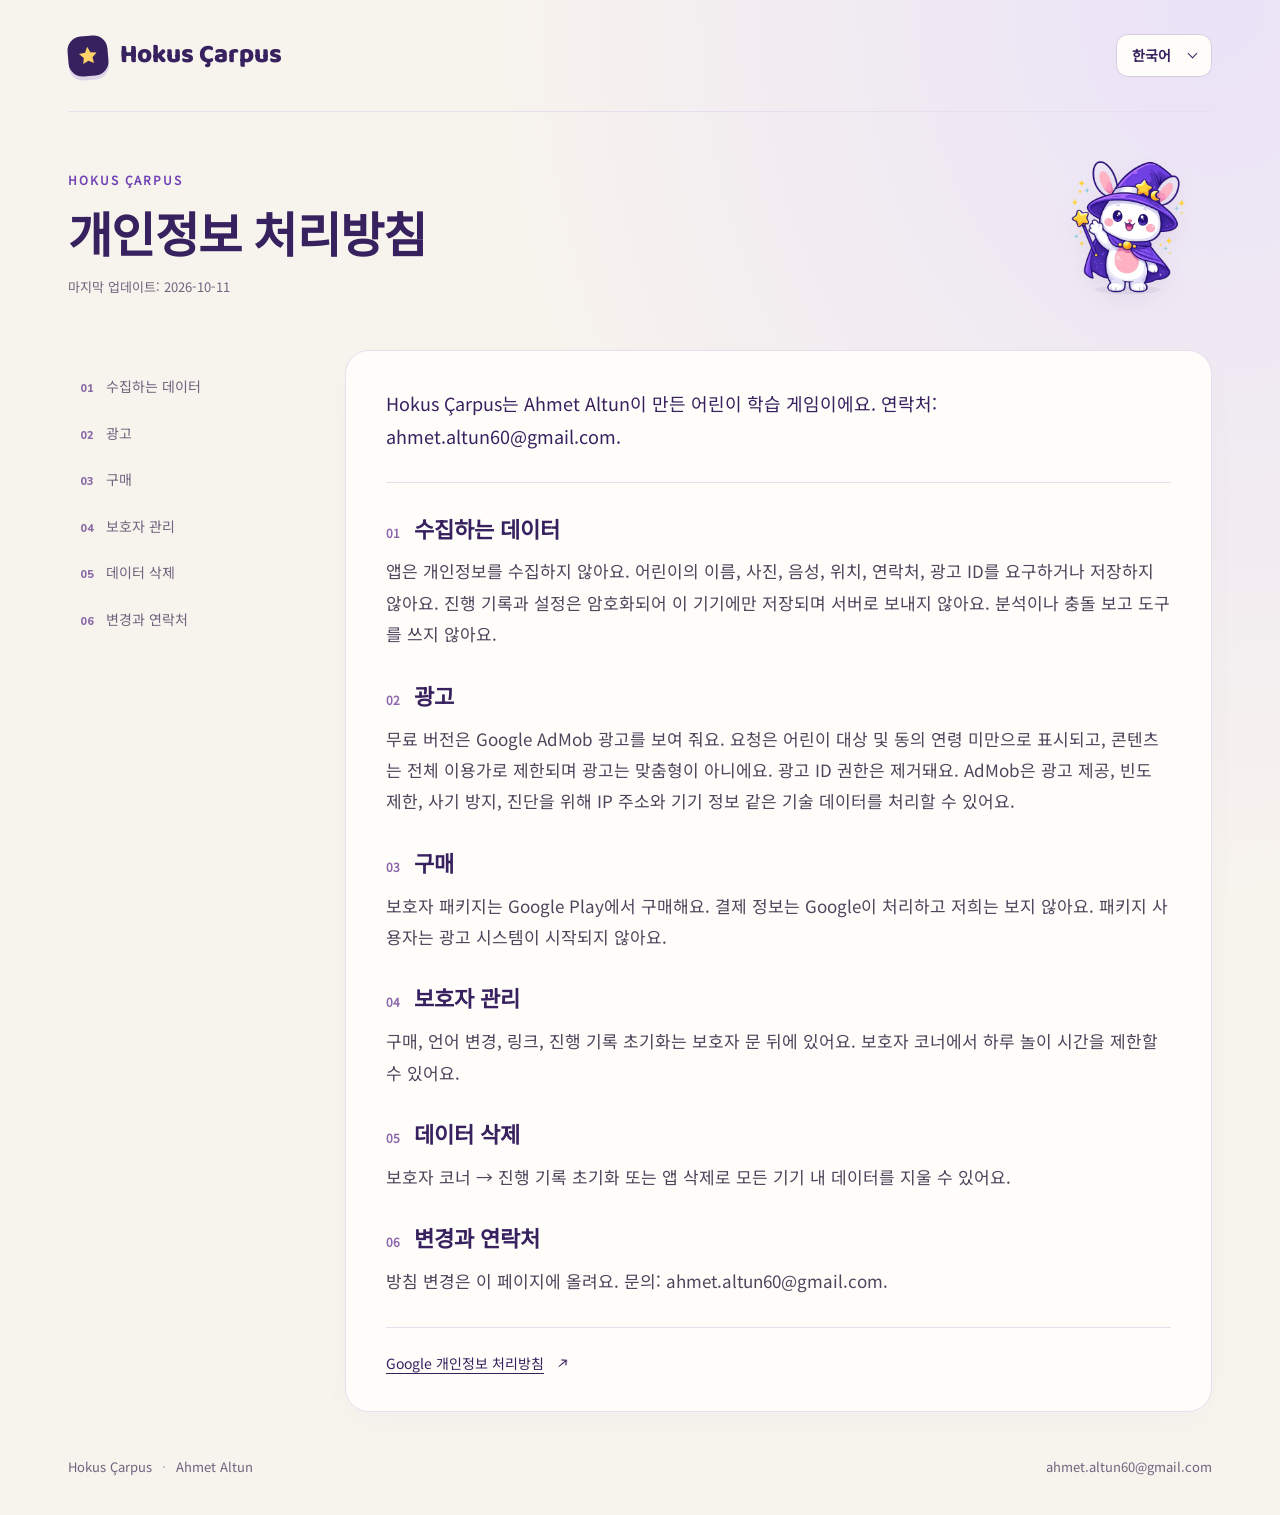
<file: ko.html>
<!doctype html>
<html lang="ko" dir="ltr">
<head>
  <meta charset="utf-8">
  <meta name="viewport" content="width=device-width,initial-scale=1">
  <meta name="theme-color" content="#37215f">
  <title>Hokus Çarpus — 개인정보 처리방침</title>
  <link rel="icon" href="assets/hokus.png" type="image/png">
  <link rel="stylesheet" href="assets/site.css">
</head>
<body>

<div class="site-shell policy-shell">
  <header class="site-header"><a class="brand" href="index.html" lang="tr"><span class="brand-mark"><svg viewBox="0 0 24 24" fill="currentColor" aria-hidden="true"><path d="m12 2 2.9 6.1 6.7.9-4.8 4.7 1.1 6.6-5.9-3.1-5.9 3.1 1.1-6.6L2.4 9l6.7-.9Z"/></svg></span><span>Hokus Çarpus</span></a>
    <details class="language-picker"><summary><span lang="ko">한국어</span><span class="picker-chevron" aria-hidden="true"></span></summary>
      <nav aria-label="개인정보 처리방침"><a href="ar.html" lang="ar" dir="rtl">العربية</a>
<a href="de.html" lang="de" dir="ltr">Deutsch</a>
<a href="en.html" lang="en" dir="ltr">English</a>
<a href="es.html" lang="es" dir="ltr">Español</a>
<a href="fr.html" lang="fr" dir="ltr">Français</a>
<a href="ja.html" lang="ja" dir="ltr">日本語</a>
<a href="ko.html" lang="ko" dir="ltr" aria-current="page">한국어</a>
<a href="pt.html" lang="pt" dir="ltr">Português (Brasil)</a>
<a href="ru.html" lang="ru" dir="ltr">Русский</a>
<a href="tr.html" lang="tr" dir="ltr">Türkçe</a></nav>
    </details>
  </header>
  <main id="main">
    <div class="policy-hero">
      <div><p class="eyebrow">HOKUS ÇARPUS</p><h1>개인정보 처리방침</h1><p class="updated">마지막 업데이트: 2026-10-11</p></div>
      <img src="assets/hokus.png" alt="" width="1024" height="1024" aria-hidden="true">
    </div>
    <div class="policy-layout">
      <aside class="policy-sidebar"><nav aria-label="개인정보 처리방침"><a href="#topic-1"><span aria-hidden="true">01</span>수집하는 데이터</a>
<a href="#topic-2"><span aria-hidden="true">02</span>광고</a>
<a href="#topic-3"><span aria-hidden="true">03</span>구매</a>
<a href="#topic-4"><span aria-hidden="true">04</span>보호자 관리</a>
<a href="#topic-5"><span aria-hidden="true">05</span>데이터 삭제</a>
<a href="#topic-6"><span aria-hidden="true">06</span>변경과 연락처</a></nav></aside>
      <article class="policy-paper" aria-label="개인정보 처리방침">
        <p class="policy-intro">Hokus Çarpus는 Ahmet Altun이 만든 어린이 학습 게임이에요. 연락처: ahmet.altun60@gmail.com.</p>
        <section>
  <h2 id="topic-1"><span class="section-number" aria-hidden="true">01</span>수집하는 데이터</h2>
  <p>앱은 개인정보를 수집하지 않아요. 어린이의 이름, 사진, 음성, 위치, 연락처, 광고 ID를 요구하거나 저장하지 않아요. 진행 기록과 설정은 암호화되어 이 기기에만 저장되며 서버로 보내지 않아요. 분석이나 충돌 보고 도구를 쓰지 않아요.</p>
</section>
<section>
  <h2 id="topic-2"><span class="section-number" aria-hidden="true">02</span>광고</h2>
  <p>무료 버전은 Google AdMob 광고를 보여 줘요. 요청은 어린이 대상 및 동의 연령 미만으로 표시되고, 콘텐츠는 전체 이용가로 제한되며 광고는 맞춤형이 아니에요. 광고 ID 권한은 제거돼요. AdMob은 광고 제공, 빈도 제한, 사기 방지, 진단을 위해 IP 주소와 기기 정보 같은 기술 데이터를 처리할 수 있어요.</p>
</section>
<section>
  <h2 id="topic-3"><span class="section-number" aria-hidden="true">03</span>구매</h2>
  <p>보호자 패키지는 Google Play에서 구매해요. 결제 정보는 Google이 처리하고 저희는 보지 않아요. 패키지 사용자는 광고 시스템이 시작되지 않아요.</p>
</section>
<section>
  <h2 id="topic-4"><span class="section-number" aria-hidden="true">04</span>보호자 관리</h2>
  <p>구매, 언어 변경, 링크, 진행 기록 초기화는 보호자 문 뒤에 있어요. 보호자 코너에서 하루 놀이 시간을 제한할 수 있어요.</p>
</section>
<section>
  <h2 id="topic-5"><span class="section-number" aria-hidden="true">05</span>데이터 삭제</h2>
  <p>보호자 코너 → 진행 기록 초기화 또는 앱 삭제로 모든 기기 내 데이터를 지울 수 있어요.</p>
</section>
<section>
  <h2 id="topic-6"><span class="section-number" aria-hidden="true">06</span>변경과 연락처</h2>
  <p>방침 변경은 이 페이지에 올려요. 문의: ahmet.altun60@gmail.com.</p>
</section>
        <div class="google-link"><a href="https://policies.google.com/privacy">Google 개인정보 처리방침<svg viewBox="0 0 24 24" fill="none" stroke="currentColor" stroke-width="1.7" aria-hidden="true"><path d="M5 12h14m-5-5 5 5-5 5"/></svg></a></div>
      </article>
    </div>
  </main>
  <footer class="site-footer">
  <span class="footer-brand">Hokus Çarpus <span>·</span> Ahmet Altun</span>
  <a href="mailto:ahmet.altun60@gmail.com" dir="ltr">ahmet.altun60@gmail.com</a>
</footer>
</div>
</body>
</html>
</file>
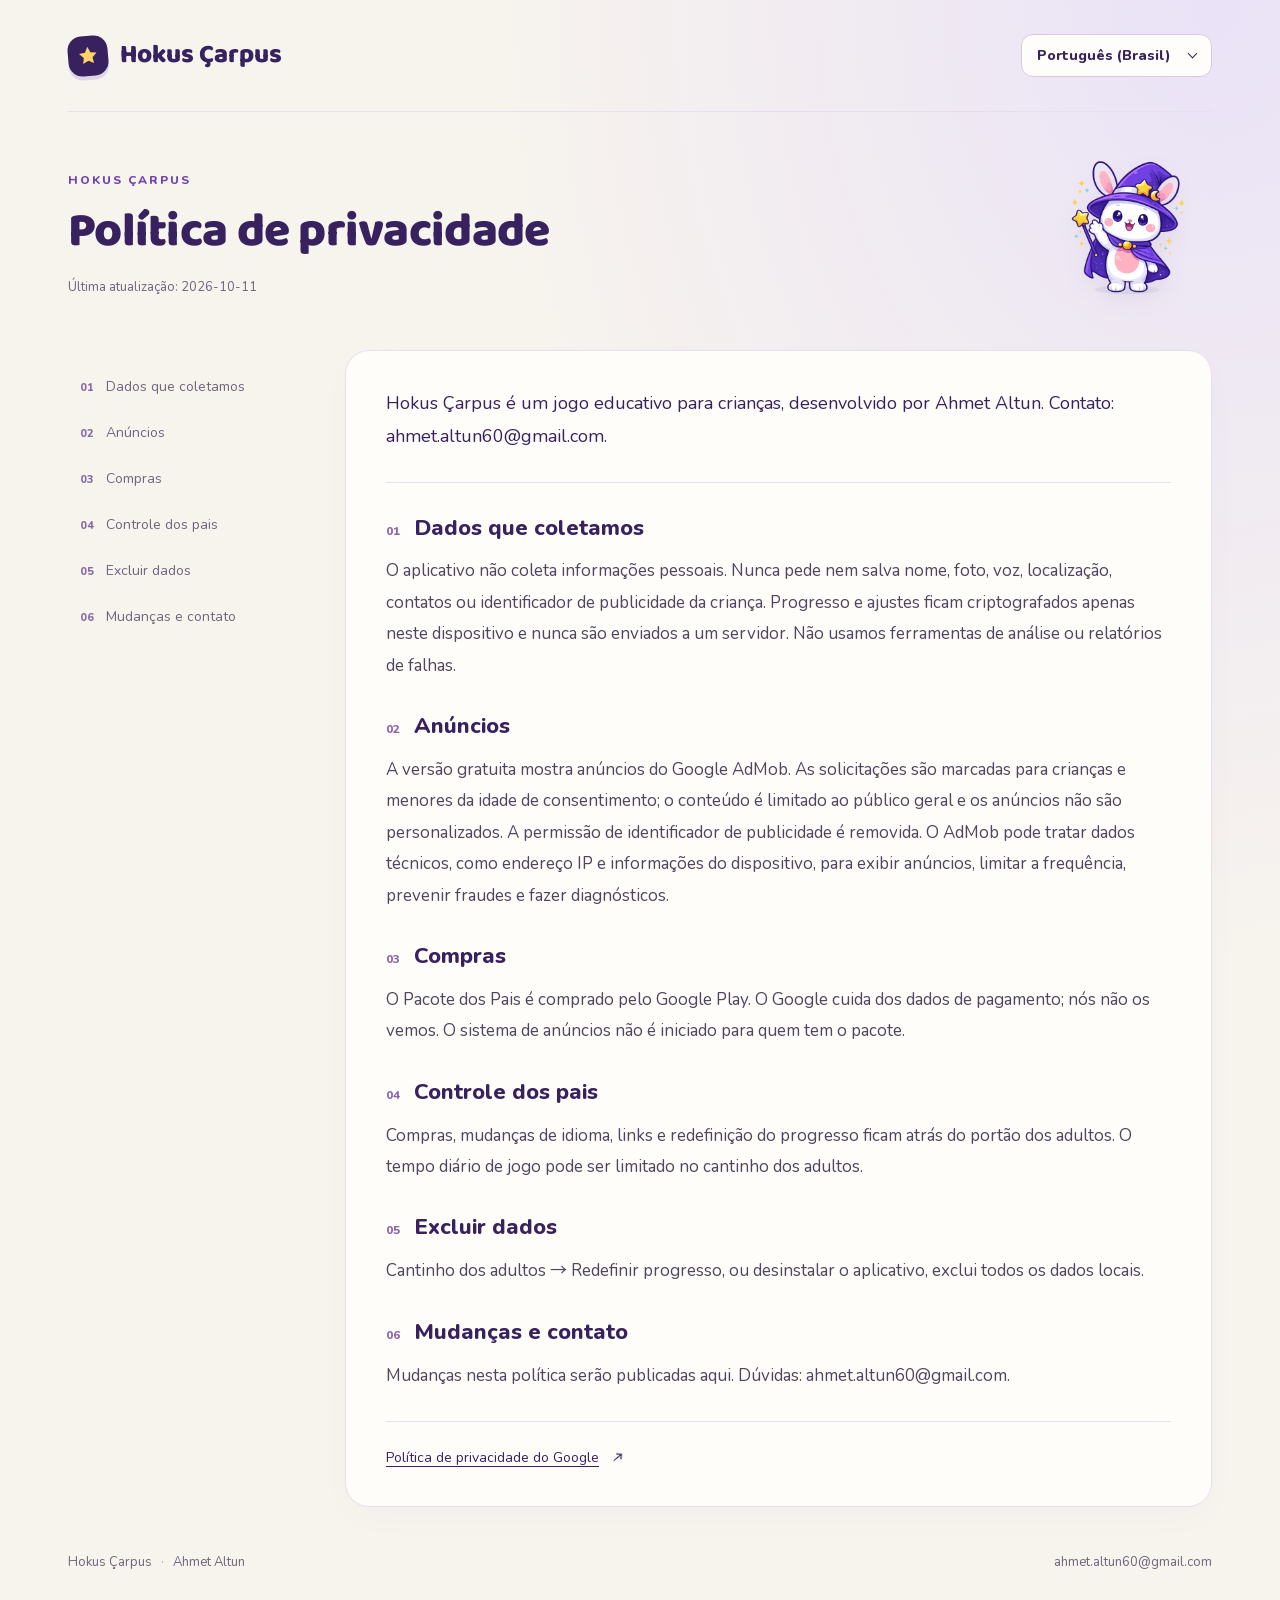
<file: pt.html>
<!doctype html>
<html lang="pt" dir="ltr">
<head>
  <meta charset="utf-8">
  <meta name="viewport" content="width=device-width,initial-scale=1">
  <meta name="theme-color" content="#37215f">
  <title>Hokus Çarpus — Política de privacidade</title>
  <link rel="icon" href="assets/hokus.png" type="image/png">
  <link rel="stylesheet" href="assets/site.css">
</head>
<body>

<div class="site-shell policy-shell">
  <header class="site-header"><a class="brand" href="index.html" lang="tr"><span class="brand-mark"><svg viewBox="0 0 24 24" fill="currentColor" aria-hidden="true"><path d="m12 2 2.9 6.1 6.7.9-4.8 4.7 1.1 6.6-5.9-3.1-5.9 3.1 1.1-6.6L2.4 9l6.7-.9Z"/></svg></span><span>Hokus Çarpus</span></a>
    <details class="language-picker"><summary><span lang="pt">Português (Brasil)</span><span class="picker-chevron" aria-hidden="true"></span></summary>
      <nav aria-label="Política de privacidade"><a href="ar.html" lang="ar" dir="rtl">العربية</a>
<a href="de.html" lang="de" dir="ltr">Deutsch</a>
<a href="en.html" lang="en" dir="ltr">English</a>
<a href="es.html" lang="es" dir="ltr">Español</a>
<a href="fr.html" lang="fr" dir="ltr">Français</a>
<a href="ja.html" lang="ja" dir="ltr">日本語</a>
<a href="ko.html" lang="ko" dir="ltr">한국어</a>
<a href="pt.html" lang="pt" dir="ltr" aria-current="page">Português (Brasil)</a>
<a href="ru.html" lang="ru" dir="ltr">Русский</a>
<a href="tr.html" lang="tr" dir="ltr">Türkçe</a></nav>
    </details>
  </header>
  <main id="main">
    <div class="policy-hero">
      <div><p class="eyebrow">HOKUS ÇARPUS</p><h1>Política de privacidade</h1><p class="updated">Última atualização: 2026-10-11</p></div>
      <img src="assets/hokus.png" alt="" width="1024" height="1024" aria-hidden="true">
    </div>
    <div class="policy-layout">
      <aside class="policy-sidebar"><nav aria-label="Política de privacidade"><a href="#topic-1"><span aria-hidden="true">01</span>Dados que coletamos</a>
<a href="#topic-2"><span aria-hidden="true">02</span>Anúncios</a>
<a href="#topic-3"><span aria-hidden="true">03</span>Compras</a>
<a href="#topic-4"><span aria-hidden="true">04</span>Controle dos pais</a>
<a href="#topic-5"><span aria-hidden="true">05</span>Excluir dados</a>
<a href="#topic-6"><span aria-hidden="true">06</span>Mudanças e contato</a></nav></aside>
      <article class="policy-paper" aria-label="Política de privacidade">
        <p class="policy-intro">Hokus Çarpus é um jogo educativo para crianças, desenvolvido por Ahmet Altun. Contato: ahmet.altun60@gmail.com.</p>
        <section>
  <h2 id="topic-1"><span class="section-number" aria-hidden="true">01</span>Dados que coletamos</h2>
  <p>O aplicativo não coleta informações pessoais. Nunca pede nem salva nome, foto, voz, localização, contatos ou identificador de publicidade da criança. Progresso e ajustes ficam criptografados apenas neste dispositivo e nunca são enviados a um servidor. Não usamos ferramentas de análise ou relatórios de falhas.</p>
</section>
<section>
  <h2 id="topic-2"><span class="section-number" aria-hidden="true">02</span>Anúncios</h2>
  <p>A versão gratuita mostra anúncios do Google AdMob. As solicitações são marcadas para crianças e menores da idade de consentimento; o conteúdo é limitado ao público geral e os anúncios não são personalizados. A permissão de identificador de publicidade é removida. O AdMob pode tratar dados técnicos, como endereço IP e informações do dispositivo, para exibir anúncios, limitar a frequência, prevenir fraudes e fazer diagnósticos.</p>
</section>
<section>
  <h2 id="topic-3"><span class="section-number" aria-hidden="true">03</span>Compras</h2>
  <p>O Pacote dos Pais é comprado pelo Google Play. O Google cuida dos dados de pagamento; nós não os vemos. O sistema de anúncios não é iniciado para quem tem o pacote.</p>
</section>
<section>
  <h2 id="topic-4"><span class="section-number" aria-hidden="true">04</span>Controle dos pais</h2>
  <p>Compras, mudanças de idioma, links e redefinição do progresso ficam atrás do portão dos adultos. O tempo diário de jogo pode ser limitado no cantinho dos adultos.</p>
</section>
<section>
  <h2 id="topic-5"><span class="section-number" aria-hidden="true">05</span>Excluir dados</h2>
  <p>Cantinho dos adultos → Redefinir progresso, ou desinstalar o aplicativo, exclui todos os dados locais.</p>
</section>
<section>
  <h2 id="topic-6"><span class="section-number" aria-hidden="true">06</span>Mudanças e contato</h2>
  <p>Mudanças nesta política serão publicadas aqui. Dúvidas: ahmet.altun60@gmail.com.</p>
</section>
        <div class="google-link"><a href="https://policies.google.com/privacy">Política de privacidade do Google<svg viewBox="0 0 24 24" fill="none" stroke="currentColor" stroke-width="1.7" aria-hidden="true"><path d="M5 12h14m-5-5 5 5-5 5"/></svg></a></div>
      </article>
    </div>
  </main>
  <footer class="site-footer">
  <span class="footer-brand">Hokus Çarpus <span>·</span> Ahmet Altun</span>
  <a href="mailto:ahmet.altun60@gmail.com" dir="ltr">ahmet.altun60@gmail.com</a>
</footer>
</div>
</body>
</html>
</file>
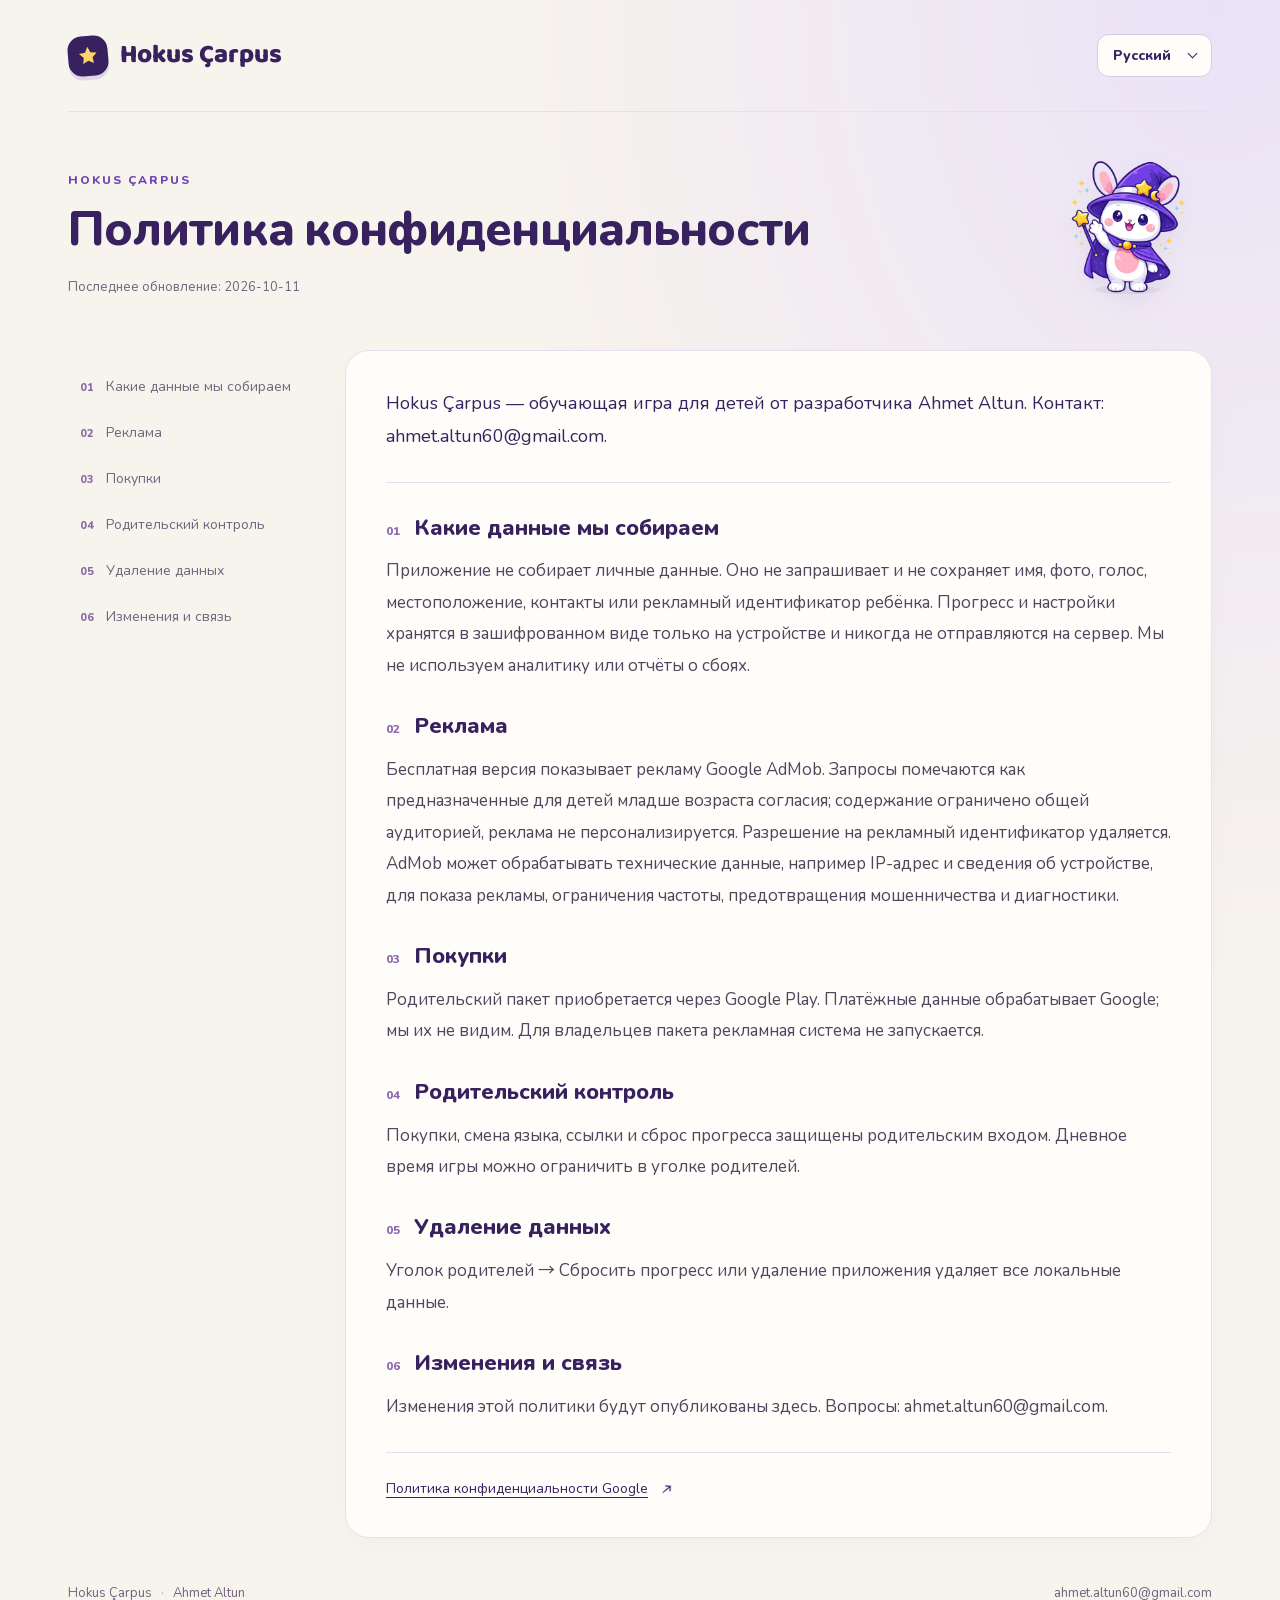
<file: ru.html>
<!doctype html>
<html lang="ru" dir="ltr">
<head>
  <meta charset="utf-8">
  <meta name="viewport" content="width=device-width,initial-scale=1">
  <meta name="theme-color" content="#37215f">
  <title>Hokus Çarpus — Политика конфиденциальности</title>
  <link rel="icon" href="assets/hokus.png" type="image/png">
  <link rel="stylesheet" href="assets/site.css">
</head>
<body>

<div class="site-shell policy-shell">
  <header class="site-header"><a class="brand" href="index.html" lang="tr"><span class="brand-mark"><svg viewBox="0 0 24 24" fill="currentColor" aria-hidden="true"><path d="m12 2 2.9 6.1 6.7.9-4.8 4.7 1.1 6.6-5.9-3.1-5.9 3.1 1.1-6.6L2.4 9l6.7-.9Z"/></svg></span><span>Hokus Çarpus</span></a>
    <details class="language-picker"><summary><span lang="ru">Русский</span><span class="picker-chevron" aria-hidden="true"></span></summary>
      <nav aria-label="Политика конфиденциальности"><a href="ar.html" lang="ar" dir="rtl">العربية</a>
<a href="de.html" lang="de" dir="ltr">Deutsch</a>
<a href="en.html" lang="en" dir="ltr">English</a>
<a href="es.html" lang="es" dir="ltr">Español</a>
<a href="fr.html" lang="fr" dir="ltr">Français</a>
<a href="ja.html" lang="ja" dir="ltr">日本語</a>
<a href="ko.html" lang="ko" dir="ltr">한국어</a>
<a href="pt.html" lang="pt" dir="ltr">Português (Brasil)</a>
<a href="ru.html" lang="ru" dir="ltr" aria-current="page">Русский</a>
<a href="tr.html" lang="tr" dir="ltr">Türkçe</a></nav>
    </details>
  </header>
  <main id="main">
    <div class="policy-hero">
      <div><p class="eyebrow">HOKUS ÇARPUS</p><h1>Политика конфиденциальности</h1><p class="updated">Последнее обновление: 2026-10-11</p></div>
      <img src="assets/hokus.png" alt="" width="1024" height="1024" aria-hidden="true">
    </div>
    <div class="policy-layout">
      <aside class="policy-sidebar"><nav aria-label="Политика конфиденциальности"><a href="#topic-1"><span aria-hidden="true">01</span>Какие данные мы собираем</a>
<a href="#topic-2"><span aria-hidden="true">02</span>Реклама</a>
<a href="#topic-3"><span aria-hidden="true">03</span>Покупки</a>
<a href="#topic-4"><span aria-hidden="true">04</span>Родительский контроль</a>
<a href="#topic-5"><span aria-hidden="true">05</span>Удаление данных</a>
<a href="#topic-6"><span aria-hidden="true">06</span>Изменения и связь</a></nav></aside>
      <article class="policy-paper" aria-label="Политика конфиденциальности">
        <p class="policy-intro">Hokus Çarpus — обучающая игра для детей от разработчика Ahmet Altun. Контакт: ahmet.altun60@gmail.com.</p>
        <section>
  <h2 id="topic-1"><span class="section-number" aria-hidden="true">01</span>Какие данные мы собираем</h2>
  <p>Приложение не собирает личные данные. Оно не запрашивает и не сохраняет имя, фото, голос, местоположение, контакты или рекламный идентификатор ребёнка. Прогресс и настройки хранятся в зашифрованном виде только на устройстве и никогда не отправляются на сервер. Мы не используем аналитику или отчёты о сбоях.</p>
</section>
<section>
  <h2 id="topic-2"><span class="section-number" aria-hidden="true">02</span>Реклама</h2>
  <p>Бесплатная версия показывает рекламу Google AdMob. Запросы помечаются как предназначенные для детей младше возраста согласия; содержание ограничено общей аудиторией, реклама не персонализируется. Разрешение на рекламный идентификатор удаляется. AdMob может обрабатывать технические данные, например IP-адрес и сведения об устройстве, для показа рекламы, ограничения частоты, предотвращения мошенничества и диагностики.</p>
</section>
<section>
  <h2 id="topic-3"><span class="section-number" aria-hidden="true">03</span>Покупки</h2>
  <p>Родительский пакет приобретается через Google Play. Платёжные данные обрабатывает Google; мы их не видим. Для владельцев пакета рекламная система не запускается.</p>
</section>
<section>
  <h2 id="topic-4"><span class="section-number" aria-hidden="true">04</span>Родительский контроль</h2>
  <p>Покупки, смена языка, ссылки и сброс прогресса защищены родительским входом. Дневное время игры можно ограничить в уголке родителей.</p>
</section>
<section>
  <h2 id="topic-5"><span class="section-number" aria-hidden="true">05</span>Удаление данных</h2>
  <p>Уголок родителей → Сбросить прогресс или удаление приложения удаляет все локальные данные.</p>
</section>
<section>
  <h2 id="topic-6"><span class="section-number" aria-hidden="true">06</span>Изменения и связь</h2>
  <p>Изменения этой политики будут опубликованы здесь. Вопросы: ahmet.altun60@gmail.com.</p>
</section>
        <div class="google-link"><a href="https://policies.google.com/privacy">Политика конфиденциальности Google<svg viewBox="0 0 24 24" fill="none" stroke="currentColor" stroke-width="1.7" aria-hidden="true"><path d="M5 12h14m-5-5 5 5-5 5"/></svg></a></div>
      </article>
    </div>
  </main>
  <footer class="site-footer">
  <span class="footer-brand">Hokus Çarpus <span>·</span> Ahmet Altun</span>
  <a href="mailto:ahmet.altun60@gmail.com" dir="ltr">ahmet.altun60@gmail.com</a>
</footer>
</div>
</body>
</html>
</file>
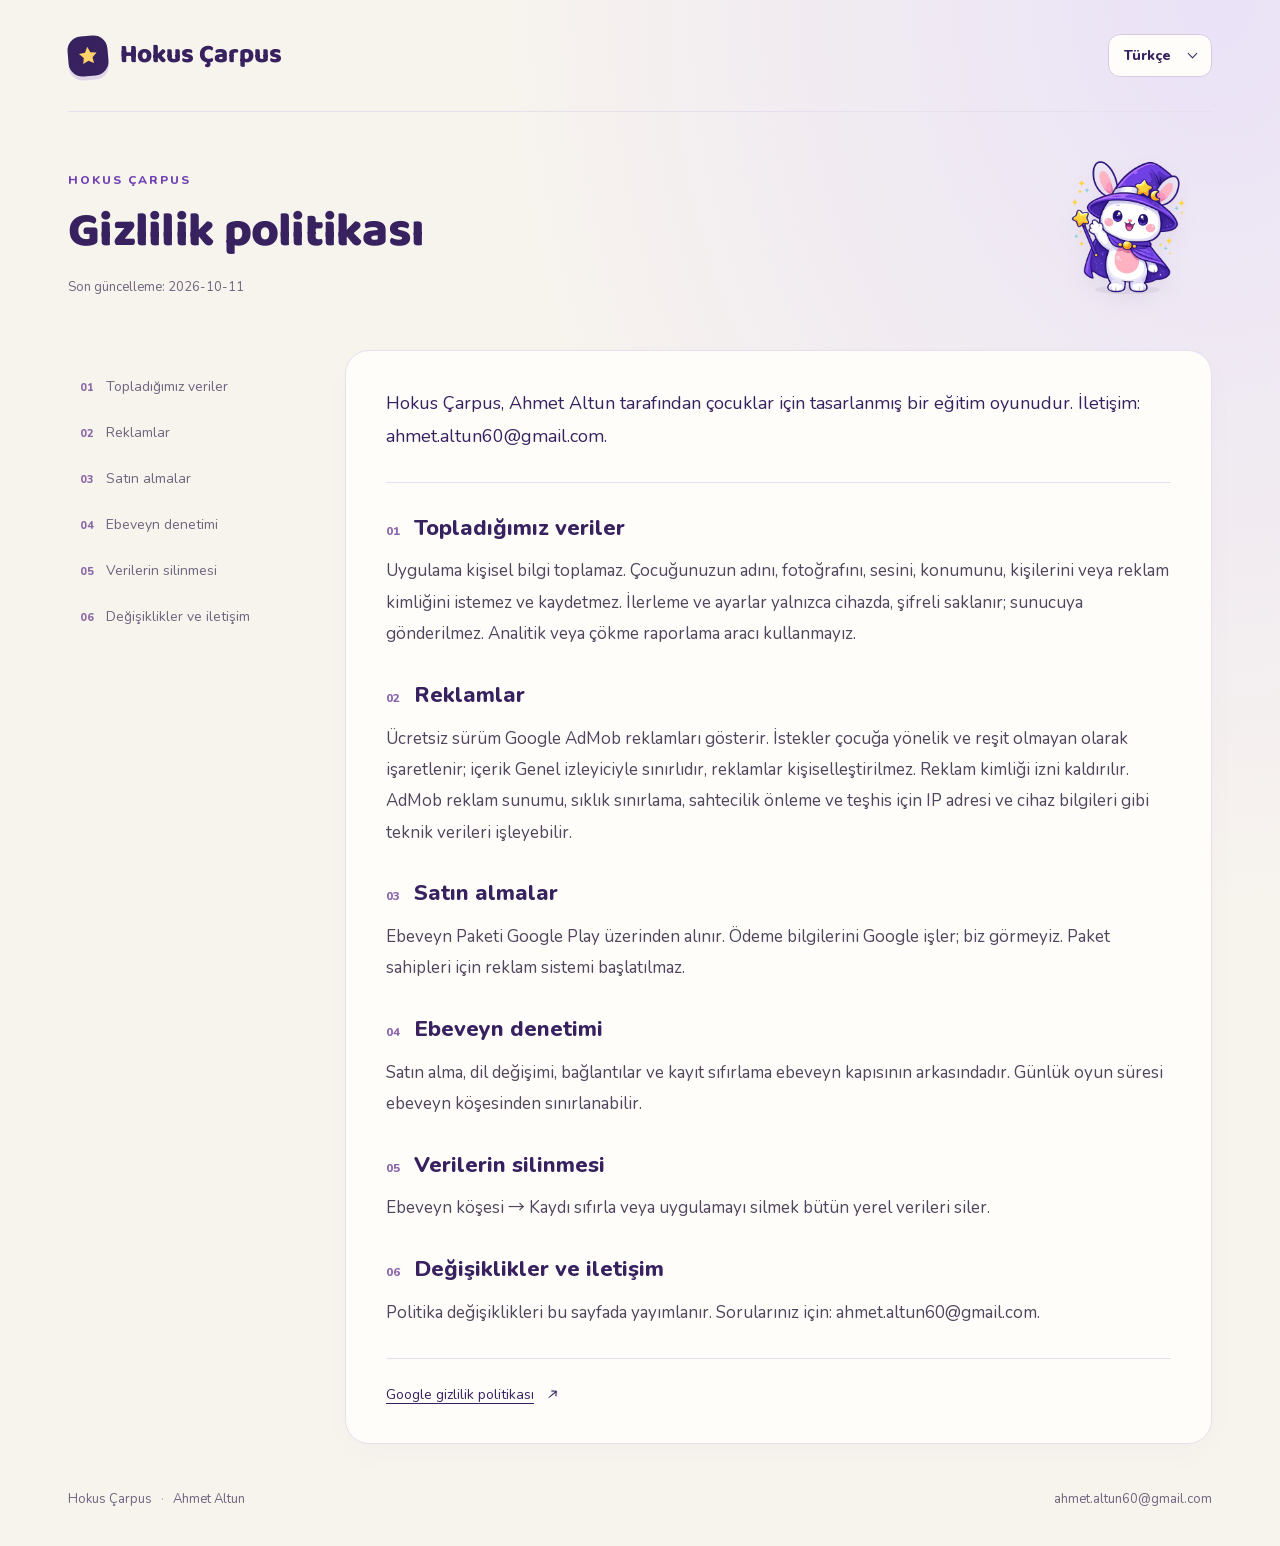
<file: tr.html>
<!doctype html>
<html lang="tr" dir="ltr">
<head>
  <meta charset="utf-8">
  <meta name="viewport" content="width=device-width,initial-scale=1">
  <meta name="theme-color" content="#37215f">
  <title>Hokus Çarpus — Gizlilik politikası</title>
  <link rel="icon" href="assets/hokus.png" type="image/png">
  <link rel="stylesheet" href="assets/site.css">
</head>
<body>

<div class="site-shell policy-shell">
  <header class="site-header"><a class="brand" href="index.html" lang="tr"><span class="brand-mark"><svg viewBox="0 0 24 24" fill="currentColor" aria-hidden="true"><path d="m12 2 2.9 6.1 6.7.9-4.8 4.7 1.1 6.6-5.9-3.1-5.9 3.1 1.1-6.6L2.4 9l6.7-.9Z"/></svg></span><span>Hokus Çarpus</span></a>
    <details class="language-picker"><summary><span lang="tr">Türkçe</span><span class="picker-chevron" aria-hidden="true"></span></summary>
      <nav aria-label="Gizlilik politikası"><a href="ar.html" lang="ar" dir="rtl">العربية</a>
<a href="de.html" lang="de" dir="ltr">Deutsch</a>
<a href="en.html" lang="en" dir="ltr">English</a>
<a href="es.html" lang="es" dir="ltr">Español</a>
<a href="fr.html" lang="fr" dir="ltr">Français</a>
<a href="ja.html" lang="ja" dir="ltr">日本語</a>
<a href="ko.html" lang="ko" dir="ltr">한국어</a>
<a href="pt.html" lang="pt" dir="ltr">Português (Brasil)</a>
<a href="ru.html" lang="ru" dir="ltr">Русский</a>
<a href="tr.html" lang="tr" dir="ltr" aria-current="page">Türkçe</a></nav>
    </details>
  </header>
  <main id="main">
    <div class="policy-hero">
      <div><p class="eyebrow">HOKUS ÇARPUS</p><h1>Gizlilik politikası</h1><p class="updated">Son güncelleme: 2026-10-11</p></div>
      <img src="assets/hokus.png" alt="" width="1024" height="1024" aria-hidden="true">
    </div>
    <div class="policy-layout">
      <aside class="policy-sidebar"><nav aria-label="Gizlilik politikası"><a href="#topic-1"><span aria-hidden="true">01</span>Topladığımız veriler</a>
<a href="#topic-2"><span aria-hidden="true">02</span>Reklamlar</a>
<a href="#topic-3"><span aria-hidden="true">03</span>Satın almalar</a>
<a href="#topic-4"><span aria-hidden="true">04</span>Ebeveyn denetimi</a>
<a href="#topic-5"><span aria-hidden="true">05</span>Verilerin silinmesi</a>
<a href="#topic-6"><span aria-hidden="true">06</span>Değişiklikler ve iletişim</a></nav></aside>
      <article class="policy-paper" aria-label="Gizlilik politikası">
        <p class="policy-intro">Hokus Çarpus, Ahmet Altun tarafından çocuklar için tasarlanmış bir eğitim oyunudur. İletişim: ahmet.altun60@gmail.com.</p>
        <section>
  <h2 id="topic-1"><span class="section-number" aria-hidden="true">01</span>Topladığımız veriler</h2>
  <p>Uygulama kişisel bilgi toplamaz. Çocuğunuzun adını, fotoğrafını, sesini, konumunu, kişilerini veya reklam kimliğini istemez ve kaydetmez. İlerleme ve ayarlar yalnızca cihazda, şifreli saklanır; sunucuya gönderilmez. Analitik veya çökme raporlama aracı kullanmayız.</p>
</section>
<section>
  <h2 id="topic-2"><span class="section-number" aria-hidden="true">02</span>Reklamlar</h2>
  <p>Ücretsiz sürüm Google AdMob reklamları gösterir. İstekler çocuğa yönelik ve reşit olmayan olarak işaretlenir; içerik Genel izleyiciyle sınırlıdır, reklamlar kişiselleştirilmez. Reklam kimliği izni kaldırılır. AdMob reklam sunumu, sıklık sınırlama, sahtecilik önleme ve teşhis için IP adresi ve cihaz bilgileri gibi teknik verileri işleyebilir.</p>
</section>
<section>
  <h2 id="topic-3"><span class="section-number" aria-hidden="true">03</span>Satın almalar</h2>
  <p>Ebeveyn Paketi Google Play üzerinden alınır. Ödeme bilgilerini Google işler; biz görmeyiz. Paket sahipleri için reklam sistemi başlatılmaz.</p>
</section>
<section>
  <h2 id="topic-4"><span class="section-number" aria-hidden="true">04</span>Ebeveyn denetimi</h2>
  <p>Satın alma, dil değişimi, bağlantılar ve kayıt sıfırlama ebeveyn kapısının arkasındadır. Günlük oyun süresi ebeveyn köşesinden sınırlanabilir.</p>
</section>
<section>
  <h2 id="topic-5"><span class="section-number" aria-hidden="true">05</span>Verilerin silinmesi</h2>
  <p>Ebeveyn köşesi → Kaydı sıfırla veya uygulamayı silmek bütün yerel verileri siler.</p>
</section>
<section>
  <h2 id="topic-6"><span class="section-number" aria-hidden="true">06</span>Değişiklikler ve iletişim</h2>
  <p>Politika değişiklikleri bu sayfada yayımlanır. Sorularınız için: ahmet.altun60@gmail.com.</p>
</section>
        <div class="google-link"><a href="https://policies.google.com/privacy">Google gizlilik politikası<svg viewBox="0 0 24 24" fill="none" stroke="currentColor" stroke-width="1.7" aria-hidden="true"><path d="M5 12h14m-5-5 5 5-5 5"/></svg></a></div>
      </article>
    </div>
  </main>
  <footer class="site-footer">
  <span class="footer-brand">Hokus Çarpus <span>·</span> Ahmet Altun</span>
  <a href="mailto:ahmet.altun60@gmail.com" dir="ltr">ahmet.altun60@gmail.com</a>
</footer>
</div>
</body>
</html>
</file>
<file: assets/site.css>
@font-face{font-family:Baloo;src:url('Baloo2-ExtraBold.ttf') format('truetype');font-weight:800;font-display:swap}
@font-face{font-family:Nunito;src:url('Nunito-Regular.ttf') format('truetype');font-weight:400;font-display:swap}
@font-face{font-family:Nunito;src:url('Nunito-ExtraBold.ttf') format('truetype');font-weight:800;font-display:swap}
@font-face{font-family:NotoArabic;src:url('NotoSansArabic-Regular.ttf') format('truetype');font-display:swap}
@font-face{font-family:NotoJP;src:url('NotoSansJP-Regular.ttf') format('truetype');font-display:swap}
@font-face{font-family:NotoKR;src:url('NotoSansKR-Regular.ttf') format('truetype');font-display:swap}
:root{color-scheme:light;--ink:#37215f;--muted:#70647e;--purple:#7041b4;--line:#e7dfee;--paper:#fffdfa}
*{box-sizing:border-box}
html{scroll-behavior:smooth;scroll-padding-top:32px}
body{margin:0;background:#f7f3ed;color:var(--ink);font:17px/1.7 Nunito,NotoArabic,NotoJP,NotoKR,sans-serif;background-image:radial-gradient(ellipse at 95% 0,#eae2f7 0,transparent 42%)}
a{color:inherit;text-underline-offset:4px}
a:focus-visible,summary:focus-visible{outline:3px solid #965f00;outline-offset:5px;border-radius:6px}
svg{width:24px;height:24px;flex-shrink:0}
img{max-width:100%;height:auto}
.site-shell{max-width:1240px;padding:0 48px;margin:auto}
.site-header{min-height:112px;display:flex;align-items:center;justify-content:space-between;gap:24px;border-bottom:1px solid var(--line)}
.brand{display:inline-flex;align-items:center;gap:12px;text-decoration:none;white-space:nowrap;font:800 26px/1.2 Baloo,Nunito,sans-serif;direction:ltr}
.brand-mark{display:grid;place-items:center;width:40px;height:40px;background:var(--ink);color:#ffd368;border-radius:14px;box-shadow:0 4px 0 #dfd5e9;transform:rotate(-5deg)}
.brand-mark svg{width:22px;height:22px}
.header-note{font-size:14px;color:var(--muted);letter-spacing:.02em}
.hub-hero{display:grid;grid-template-columns:1.2fr 1fr;align-items:center;min-height:516px;gap:20px;padding:34px 0 30px}
.eyebrow{font-size:12px;font-weight:800;letter-spacing:.16em;margin:0 0 22px;color:var(--purple)}
h1,h2,p{margin-top:0}
.hub-hero h1{font:800 clamp(44px,4.9vw,66px)/1.12 Baloo,Nunito,sans-serif;letter-spacing:-.02em;margin-bottom:22px}
.hub-hero h1 span{color:var(--purple)}
.hero-description{font-size:20px;line-height:1.6;margin-bottom:16px}
.hero-translation{font-size:14px;line-height:1.6;color:var(--muted);margin-bottom:28px}
.hero-link{display:inline-flex;align-items:center;gap:8px;text-decoration:none;font-size:14px;font-weight:800;border-bottom:1px solid #c6b3df;padding-bottom:6px}
.hero-link span{font-weight:400;color:var(--muted)}
.hero-link svg{width:19px;height:19px;transform:rotate(90deg);margin-inline-start:6px}
.hero-art{position:relative;display:grid;place-items:center;isolation:isolate;min-width:0}
.hero-art img{position:relative;width:440px;filter:drop-shadow(0 18px 15px #442b6420)}
.magic-orbit{position:absolute;width:83%;aspect-ratio:1;border-radius:50%;background:radial-gradient(circle at 35% 30%,#fff7e3,#e9d7fc 65%,#d8c8ec);z-index:-1;border:12px solid #fffaf260;box-shadow:0 0 0 1px #d8cae9,0 0 0 20px #eee6f340}
.spark{position:absolute;color:#aa7420;z-index:1}
.spark-one{inset:16% auto auto 9%;transform:rotate(-15deg)}
.spark-two{inset:31% 1% auto auto;transform:rotate(18deg)}
.spark-one svg{width:24px;height:24px}.spark-two svg{width:15px;height:15px}
.art-caption{position:absolute;inset:auto auto -3px;font:800 14px/1.3 Baloo,Nunito,sans-serif;letter-spacing:.03em;color:#725e87}
.language-panel{background:var(--paper);border:1px solid #e5dcec;border-radius:28px;padding:28px;box-shadow:0 12px 35px #37215f06;scroll-margin-top:24px}
.panel-heading{display:flex;justify-content:space-between;align-items:center;gap:18px;margin-bottom:20px}
.panel-heading h2{font:800 20px/1.4 Nunito,sans-serif;margin:0}
.panel-heading h2 span{font-size:14px;font-weight:400;color:var(--muted);margin-inline-start:8px}
.language-count{font-size:12px;white-space:nowrap;color:var(--muted);background:#f2edf7;padding:6px 12px;border-radius:20px}
.language-grid{display:grid;grid-template-columns:repeat(3,minmax(0,1fr));gap:12px}
.language-card{display:flex;align-items:center;gap:12px;padding:17px 14px;background:#fff;border:1px solid var(--line);border-radius:14px;text-decoration:none;min-width:0;transition:background .15s,border-color .15s,transform .15s}
.language-card:hover{background:#f7f0ff;border-color:#bba2d6;transform:translateY(-2px)}
.language-code{display:grid;place-items:center;flex-shrink:0;width:34px;height:38px;background:#f5f0fb;border-radius:10px;color:var(--purple);font:800 11px/1 Nunito,sans-serif;direction:ltr}
.language-copy{display:flex;flex-direction:column;gap:2px;min-width:0;flex:1}
.language-name{font-weight:800;font-size:17px;line-height:1.5}
.language-policy{font-size:12px;color:var(--muted);overflow-wrap:anywhere}
.card-arrow{display:flex;color:#947aa9}.card-arrow svg{width:18px;height:18px}
[dir=rtl] .card-arrow svg{transform:rotate(180deg)}
.site-footer{display:flex;align-items:center;justify-content:space-between;gap:20px;color:var(--muted);font-size:13px;padding:32px 0 36px;margin-top:12px;direction:ltr}
.site-footer a{text-decoration:none}.site-footer a:hover{text-decoration:underline}
.footer-brand span{padding:0 6px;color:#ae99bf}
.language-picker{position:relative;z-index:3;font-size:14px}
.language-picker summary{list-style:none;display:flex;align-items:center;gap:18px;cursor:pointer;background:var(--paper);border:1px solid #d7cadf;border-radius:12px;padding:9px 15px;font-weight:800}
.language-picker summary::-webkit-details-marker{display:none}
.picker-chevron{width:7px;height:7px;border-bottom:1.5px solid var(--ink);border-right:1.5px solid var(--ink);transform:rotate(45deg);margin-top:-4px}
.language-picker[open] .picker-chevron{transform:rotate(225deg);margin-top:4px}
.language-picker nav{position:absolute;inset-inline-end:0;top:calc(100% + 8px);background:var(--paper);border:1px solid var(--line);box-shadow:0 14px 35px #37215f18;border-radius:16px;padding:8px;min-width:205px;max-height:65vh;overflow:auto}
.language-picker nav a{display:block;padding:7px 12px;border-radius:8px;text-decoration:none}
.language-picker nav a:hover,.language-picker nav a[aria-current]{background:#eee3fa;color:#623398}
.policy-hero{display:flex;justify-content:space-between;align-items:center;gap:24px;padding:36px 0 30px;min-height:230px}
.policy-hero .eyebrow{margin-bottom:12px}
.policy-hero h1{font:800 clamp(30px,4vw,48px)/1.25 Baloo,Nunito,NotoArabic,NotoJP,NotoKR,sans-serif;letter-spacing:-.015em;max-width:800px;margin-bottom:14px;overflow-wrap:anywhere}
.updated{font-size:13px;color:var(--muted);margin:0}
.policy-hero img{width:172px;flex-shrink:0;filter:drop-shadow(0 8px 10px #442b6412)}
.policy-layout{display:grid;grid-template-columns:245px minmax(0,1fr);gap:32px;align-items:start}
.policy-sidebar{position:sticky;top:24px;padding-top:16px}
.policy-sidebar nav{display:flex;flex-direction:column;gap:5px}
.policy-sidebar a{display:flex;align-items:baseline;gap:12px;text-decoration:none;padding:10px 12px;border-radius:10px;font-size:14px;line-height:1.5;color:var(--muted)}
.policy-sidebar a:hover{background:#ede3f5;color:var(--ink)}
.policy-sidebar a span{font:800 11px/1.5 Nunito,sans-serif;color:#8a6aa6;direction:ltr}
.policy-paper{background:var(--paper);border:1px solid var(--line);border-radius:24px;padding:36px 40px;min-width:0;box-shadow:0 12px 35px #37215f05}
.policy-intro{font-size:18px;line-height:1.8;padding-bottom:28px;border-bottom:1px solid var(--line);margin-bottom:0}
.policy-paper section{padding-top:30px}
.policy-paper h2{font:800 22px/1.4 Nunito,NotoArabic,NotoJP,NotoKR,sans-serif;display:flex;gap:14px;align-items:baseline;margin-bottom:12px;scroll-margin-top:28px}
.section-number{font:800 12px/1.4 Nunito,sans-serif;color:#8d66ae;flex-shrink:0;direction:ltr}
.policy-paper p{overflow-wrap:anywhere;line-height:1.85}
.policy-paper section p{margin-bottom:0;color:#4f455c}
.google-link{border-top:1px solid var(--line);padding-top:24px;margin-top:30px;font-size:14px}
.google-link a{display:inline-flex;gap:10px;align-items:center}
.google-link svg{width:17px;height:17px;transform:rotate(-40deg)}
:lang(ar){font-family:NotoArabic,Nunito,sans-serif}
:lang(ja){font-family:NotoJP,Nunito,sans-serif}
:lang(ko){font-family:NotoKR,Nunito,sans-serif}
:lang(ar) .policy-hero h1,:lang(ar) .policy-paper h2{font-family:NotoArabic,Nunito,sans-serif;line-height:1.7}
:lang(ja) .policy-hero h1,:lang(ja) .policy-paper h2{font-family:NotoJP,Nunito,sans-serif}
:lang(ko) .policy-hero h1,:lang(ko) .policy-paper h2{font-family:NotoKR,Nunito,sans-serif}
@media(min-width:1100px){.language-grid{grid-template-columns:repeat(5,minmax(0,1fr))}.language-card{position:relative;align-items:flex-start;padding:17px 14px 14px;gap:10px;min-height:98px}.language-name{font-size:16px}.language-code{width:28px;height:31px;font-size:10px}.card-arrow{display:none}}
@media(max-width:850px){.site-shell{padding:0 28px}.hub-hero{min-height:470px}.hub-hero h1{font-size:48px}.hero-description{font-size:18px}.hero-art img{width:360px}.hero-link{flex-wrap:wrap}.language-grid{grid-template-columns:repeat(2,minmax(0,1fr))}.policy-layout{grid-template-columns:190px minmax(0,1fr);gap:20px}.policy-paper{padding:28px}.policy-sidebar a{font-size:13px}.policy-hero h1{font-size:36px}}
@media(max-width:640px){.site-shell{padding:0 20px}.site-header{min-height:86px;gap:12px}.brand{font-size:22px;gap:9px}.brand-mark{width:34px;height:34px;border-radius:11px}.header-note{font-size:11px}.hub-hero{grid-template-columns:1fr;gap:12px;padding:36px 0 26px}.hub-hero h1{font-size:48px;margin-bottom:18px}.eyebrow{font-size:10px;margin-bottom:18px}.hero-description{font-size:18px}.hero-translation{margin-bottom:20px}.hero-art{width:260px;max-width:85%;margin:auto}.hero-art img{width:260px}.art-caption{font-size:12px;bottom:-6px}.language-panel{border-radius:20px;padding:18px}.panel-heading{align-items:flex-start;margin-bottom:16px}.panel-heading h2{font-size:17px}.panel-heading h2 span{display:block;margin:4px 0 0;font-size:12px}.language-count{font-size:10px;padding:4px 9px}.language-grid{gap:9px}.language-card{padding:12px;gap:8px;align-items:flex-start;position:relative}.language-code{display:none}.language-name{font-size:16px}.language-policy{font-size:11px}.card-arrow{display:none}.site-footer{flex-direction:column;align-items:flex-start;gap:6px;padding:24px 0;font-size:12px}.policy-hero{min-height:180px;padding:28px 0 24px;gap:10px}.policy-hero h1{font-size:30px;line-height:1.3}.policy-hero img{width:92px}.updated{font-size:11px}.language-picker summary{font-size:12px;padding:8px 10px;gap:10px}.policy-layout{grid-template-columns:1fr;gap:18px}.policy-sidebar{position:static;padding:0}.policy-sidebar nav{display:grid;grid-template-columns:1fr 1fr;gap:2px}.policy-sidebar a{font-size:12px;padding:8px 6px;gap:7px}.policy-sidebar a span{font-size:10px}.policy-paper{border-radius:18px;padding:24px 20px}.policy-intro{font-size:16px;padding-bottom:24px}.policy-paper h2{font-size:20px;gap:10px}.policy-paper p{font-size:16px;line-height:1.85}.policy-paper section{padding-top:26px}.google-link{font-size:13px}.policy-shell .site-footer{margin-top:4px}}
@media(max-width:360px){.site-shell{padding:0 16px}.hub-hero h1{font-size:43px}.brand{font-size:20px}.language-panel{padding:14px}.language-grid{grid-template-columns:1fr}.policy-hero img{width:72px}.policy-hero h1{font-size:26px}.policy-paper{padding:20px 16px}}
@media(prefers-reduced-motion:reduce){html{scroll-behavior:auto}.language-card{transition:none}.language-card:hover{transform:none}}
</file>
